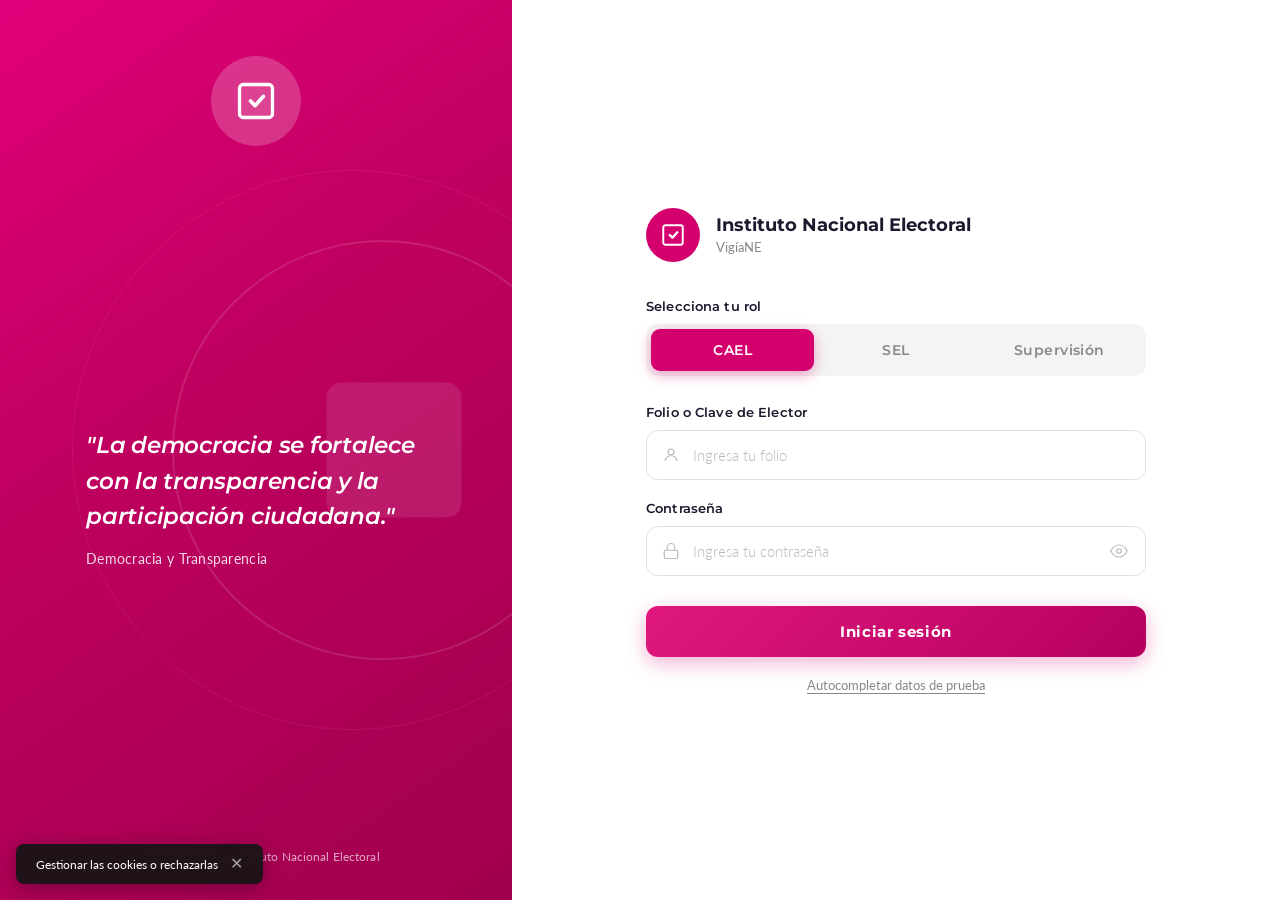
<file: Frontend/index.html>
<!DOCTYPE html>
<html lang="es">
<head>
  <meta charset="UTF-8" />
  <meta name="viewport" content="width=device-width, initial-scale=1.0"/>
  <title>VigíaNE – Instituto Nacional Electoral</title>
  <link href="https://fonts.googleapis.com/css2?family=Montserrat:ital,wght@0,400;0,500;0,600;0,700;1,400;1,600&family=Lato:wght@300;400;700&display=swap" rel="stylesheet"/>
  <link rel="stylesheet" href="css/style.css"/>
</head>
<body>

  <!-- LEFT PANEL -->
  <aside class="panel-left">
    <div class="logo-circle">
      <svg viewBox="0 0 24 24" xmlns="http://www.w3.org/2000/svg">
        <rect x="3" y="3" width="18" height="18" rx="2" ry="2" fill="none" stroke="#fff" stroke-width="1.8"/>
        <polyline points="9 12 11.5 14.5 16 9.5" fill="none" stroke="#fff" stroke-width="2" stroke-linecap="round" stroke-linejoin="round"/>
        <rect x="3" y="3" width="18" height="18" rx="2" fill="rgba(255,255,255,0.08)"/>
      </svg>
    </div>

    <div class="watermark-icon">
      <svg viewBox="0 0 24 24" xmlns="http://www.w3.org/2000/svg">
        <rect x="3" y="3" width="18" height="18" rx="2"/>
      </svg>
    </div>

    <div class="quote-block">
      <blockquote>
        "La democracia se fortalece con la transparencia y la participación ciudadana."
      </blockquote>
      <p class="quote-author">Democracia y Transparencia</p>
    </div>

    <p class="footer-left">© VigíaNE 2026 &bull; Instituto Nacional Electoral</p>
  </aside>

  <!-- RIGHT PANEL -->
  <main class="panel-right">
    <div class="form-card">

      <!-- Header -->
      <div class="form-header">
        <div class="form-logo">
          <svg viewBox="0 0 24 24" xmlns="http://www.w3.org/2000/svg">
            <rect x="3" y="3" width="18" height="18" rx="2" fill="none" stroke="#fff" stroke-width="1.8"/>
            <polyline points="9 12 11.5 14.5 16 9.5" fill="none" stroke="#fff" stroke-width="2.2" stroke-linecap="round" stroke-linejoin="round"/>
          </svg>
        </div>
        <div class="form-org">
          <h1>Instituto Nacional Electoral</h1>
          <span>VigíaNE</span>
        </div>
      </div>

      <!-- Mensaje de error -->
      <div id="mensajeError" class="mensaje-error" style="display:none;"></div>

      <!-- Mensaje de éxito -->
      <div id="mensajeExito" class="mensaje-exito" style="display:none;"></div>

      <!-- Formulario -->
      <form id="formularioLogin" method="POST">

        <!-- Role selector -->
        <div>
          <p class="field-label">Selecciona tu rol</p>
          <div class="role-selector">
            <button type="button" class="role-btn active" onclick="selectRole(this, 'CAEL')">CAEL</button>
            <button type="button" class="role-btn" onclick="selectRole(this, 'SEL')">SEL</button>
            <button type="button" class="role-btn" onclick="selectRole(this, 'Supervisión')">Supervisión</button>
          </div>
          <input type="hidden" id="rolSeleccionado" name="rol" value="CAEL">
        </div>

        <!-- Folio -->
        <div class="input-group">
          <p class="field-label">Folio o Clave de Elector</p>
          <div class="input-wrap">
            <span class="input-icon">
              <svg viewBox="0 0 24 24">
                <circle cx="12" cy="8" r="4"/>
                <path d="M4 20c0-4 3.6-7 8-7s8 3 8 7"/>
              </svg>
            </span>
            <input type="text" class="input-field" id="folio" name="folio" placeholder="Ingresa tu folio" required/>
          </div>
        </div>

        <!-- Contraseña -->
        <div class="input-group">
          <p class="field-label">Contraseña</p>
          <div class="input-wrap">
            <span class="input-icon">
              <svg viewBox="0 0 24 24">
                <rect x="3" y="11" width="18" height="11" rx="2" ry="2"/>
                <path d="M7 11V7a5 5 0 0 1 10 0v4"/>
              </svg>
            </span>
            <input type="password" class="input-field" id="passwordField" name="contrasena" placeholder="Ingresa tu contraseña" required/>
            <button type="button" class="eye-btn" onclick="togglePassword()" id="eyeBtn">
              <svg id="eyeIcon" viewBox="0 0 24 24">
                <path d="M1 12s4-8 11-8 11 8 11 8-4 8-11 8-11-8-11-8z"/>
                <circle cx="12" cy="12" r="3"/>
              </svg>
            </button>
          </div>
        </div>

        <!-- Submit -->
        <button type="submit" class="btn-submit" id="btnSubmit">Iniciar sesión</button>

      </form>

      <!-- Autofill -->
      <button type="button" class="auto-fill-link" onclick="autofill()">Autocompletar datos de prueba</button>

    </div>
  </main>

  <!-- Cookie bar -->
  <div class="cookie-bar" id="cookieBar">
    <span>Gestionar las cookies o rechazarlas</span>
    <button class="cookie-close" onclick="document.getElementById('cookieBar').remove()">✕</button>
  </div>

  <script>
    let rolActual = 'CAEL';

    function selectRole(btn, rol) {
      document.querySelectorAll('.role-btn').forEach(b => b.classList.remove('active'));
      btn.classList.add('active');
      document.getElementById('rolSeleccionado').value = rol;
      rolActual = rol;
    }

    function togglePassword() {
      const field = document.getElementById('passwordField');
      const icon  = document.getElementById('eyeIcon');
      if (field.type === 'password') {
        field.type = 'text';
        icon.innerHTML = `
          <path d="M17.94 17.94A10.07 10.07 0 0 1 12 20c-7 0-11-8-11-8a18.45 18.45 0 0 1 5.06-5.94"/>
          <path d="M9.9 4.24A9.12 9.12 0 0 1 12 4c7 0 11 8 11 8a18.5 18.5 0 0 1-2.16 3.19"/>
          <line x1="1" y1="1" x2="23" y2="23"/>`;
      } else {
        field.type = 'password';
        icon.innerHTML = `
          <path d="M1 12s4-8 11-8 11 8 11 8-4 8-11 8-11-8-11-8z"/>
          <circle cx="12" cy="12" r="3"/>`;
      }
    }

    function autofill() {
      // Datos de prueba según el rol seleccionado
      const datos = {
        'CAEL': { folio: 'CAEL001', contrasena: 'contraseña123' },
        'SEL': { folio: 'SEL001', contrasena: 'clave123abc' },
        'Supervisión': { folio: 'SUP001', contrasena: 'admin123' }
      };

      const dato = datos[rolActual] || datos['CAEL'];
      document.getElementById('folio').value = dato.folio;
      document.getElementById('passwordField').value = dato.contrasena;
    }

    // Manejar el envío del formulario
    document.getElementById('formularioLogin').addEventListener('submit', async function(e) {
      e.preventDefault();

      const folio = document.getElementById('folio').value.trim();
      const contrasena = document.getElementById('passwordField').value;
      const rol = document.getElementById('rolSeleccionado').value;

      // Validar campos
      if (!folio || !contrasena) {
        mostrarError('Por favor completa todos los campos');
        return;
      }

      // Mostrar loading
      const btnSubmit = document.getElementById('btnSubmit');
      btnSubmit.disabled = true;
      btnSubmit.textContent = 'Iniciando sesión...';

      try {
        const formData = new FormData();
        formData.append('folio', folio);
        formData.append('contrasena', contrasena);
        formData.append('rol', rol);

        const respuesta = await fetch('login.php', {
          method: 'POST',
          body: formData
        });

        const datos = await respuesta.json();

        if (datos.exito) {
          mostrarExito('¡Bienvenido! Redirigiendo...');
          setTimeout(() => {
            window.location.href = datos.redireccion;
          }, 1500);
        } else {
          mostrarError(datos.mensaje);
          btnSubmit.disabled = false;
          btnSubmit.textContent = 'Iniciar sesión';
        }
      } catch (error) {
        mostrarError('Error al conectar con el servidor: ' + error.message);
        btnSubmit.disabled = false;
        btnSubmit.textContent = 'Iniciar sesión';
      }
    });

    function mostrarError(mensaje) {
      const div = document.getElementById('mensajeError');
      div.textContent = '❌ ' + mensaje;
      div.style.display = 'block';
      setTimeout(() => {
        div.style.display = 'none';
      }, 5000);
    }

    function mostrarExito(mensaje) {
      const div = document.getElementById('mensajeExito');
      div.textContent = '✓ ' + mensaje;
      div.style.display = 'block';
    }
  </script>

  <style>
    .mensaje-error {
      background-color: #f8d7da;
      color: #721c24;
      border: 1px solid #f5c6cb;
      padding: 12px;
      border-radius: 4px;
      margin-bottom: 20px;
      text-align: center;
    }

    .mensaje-exito {
      background-color: #d4edda;
      color: #155724;
      border: 1px solid #c3e6cb;
      padding: 12px;
      border-radius: 4px;
      margin-bottom: 20px;
      text-align: center;
    }
  </style>

</body>
</html>
</file>
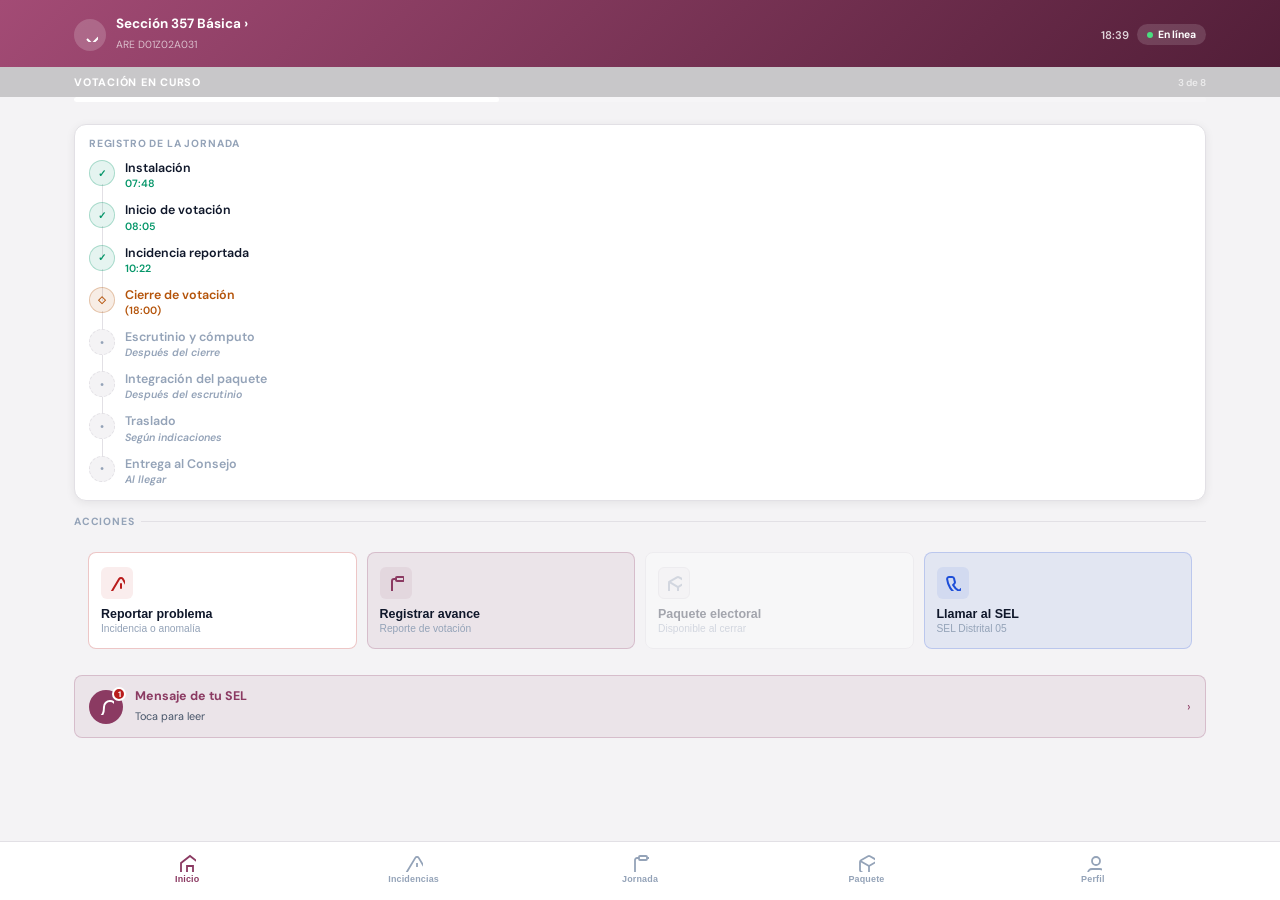
<file: Frontend/cael.html>
<!DOCTYPE html>
<html lang="es">
<head>
<meta charset="UTF-8"/>
<meta name="viewport" content="width=device-width,initial-scale=1,maximum-scale=1"/>
<title>VigíaNE — CAEL</title>
<link href="https://fonts.googleapis.com/css2?family=DM+Sans:wght@400;500;600;700;800&family=Source+Serif+4:wght@600;700&display=swap" rel="stylesheet"/>
<link rel="stylesheet" href="css/cael.css"/>
</head>
<body>

<div class="app">

<!-- ═══════ SVG ICON DEFS (hidden) ═══════ -->
<svg style="display:none" xmlns="http://www.w3.org/2000/svg">
  <symbol id="i-back"><polyline points="15 18 9 12 15 6"/></symbol>
  <symbol id="i-check"><polyline points="20 6 9 17 4 12"/></symbol>
  <symbol id="i-alert"><path d="M10.29 3.86L1.82 18a2 2 0 001.71 3h16.94a2 2 0 001.71-3L13.71 3.86a2 2 0 00-3.42 0z"/><line x1="12" y1="9" x2="12" y2="13"/><line x1="12" y1="17" x2="12.01" y2="17"/></symbol>
  <symbol id="i-clip"><path d="M16 4h2a2 2 0 012 2v14a2 2 0 01-2 2H6a2 2 0 01-2-2V6a2 2 0 012-2h2"/><rect x="8" y="2" width="8" height="4" rx="1"/></symbol>
  <symbol id="i-box"><path d="M21 16V8a2 2 0 00-1-1.73l-7-4a2 2 0 00-2 0l-7 4A2 2 0 003 8v8a2 2 0 001 1.73l7 4a2 2 0 002 0l7-4A2 2 0 0021 16z"/><polyline points="3.27 6.96 12 12.01 20.73 6.96"/><line x1="12" y1="22.08" x2="12" y2="12"/></symbol>
  <symbol id="i-phone"><path d="M22 16.92v3a2 2 0 01-2.18 2 19.79 19.79 0 01-8.63-3.07 19.5 19.5 0 01-6-6 19.79 19.79 0 01-3.07-8.67A2 2 0 014.11 2h3a2 2 0 012 1.72c.127.96.361 1.903.7 2.81a2 2 0 01-.45 2.11L8.09 9.91a16 16 0 006 6l1.27-1.27a2 2 0 012.11-.45c.907.339 1.85.573 2.81.7A2 2 0 0122 16.92z"/></symbol>
  <symbol id="i-cam"><path d="M23 19a2 2 0 01-2 2H3a2 2 0 01-2-2V8a2 2 0 012-2h4l2-3h6l2 3h4a2 2 0 012 2z"/><circle cx="12" cy="13" r="4"/></symbol>
  <symbol id="i-bell"><path d="M18 8A6 6 0 006 8c0 7-3 9-3 9h18s-3-2-3-9"/><path d="M13.73 21a2 2 0 01-3.46 0"/></symbol>
  <symbol id="i-map"><path d="M21 10c0 7-9 13-9 13s-9-6-9-13a9 9 0 0118 0z"/><circle cx="12" cy="10" r="3"/></symbol>
  <symbol id="i-copy"><rect x="9" y="9" width="13" height="13" rx="2"/><path d="M5 15H4a2 2 0 01-2-2V4a2 2 0 012-2h9a2 2 0 012 2v1"/></symbol>
  <symbol id="i-save"><path d="M19 21H5a2 2 0 01-2-2V5a2 2 0 012-2h11l5 5v11a2 2 0 01-2 2z"/><polyline points="17 21 17 13 7 13 7 21"/><polyline points="7 3 7 8 15 8"/></symbol>
  <symbol id="i-mic"><path d="M12 1a3 3 0 00-3 3v8a3 3 0 006 0V4a3 3 0 00-3-3z"/><path d="M19 10v2a7 7 0 01-14 0v-2"/><line x1="12" y1="19" x2="12" y2="23"/><line x1="8" y1="23" x2="16" y2="23"/></symbol>
  <symbol id="i-home"><path d="M3 9l9-7 9 7v11a2 2 0 01-2 2H5a2 2 0 01-2-2z"/><polyline points="9 22 9 12 15 12 15 22"/></symbol>
  <symbol id="i-user"><path d="M20 21v-2a4 4 0 00-4-4H8a4 4 0 00-4 4v2"/><circle cx="12" cy="7" r="4"/></symbol>
  <symbol id="i-truck"><rect x="1" y="3" width="15" height="13"/><polygon points="16 8 20 8 23 11 23 16 16 16 16 8"/><circle cx="5.5" cy="18.5" r="2.5"/><circle cx="18.5" cy="18.5" r="2.5"/></symbol>
  <symbol id="i-chev"><polyline points="9 18 15 6"/></symbol>
  <symbol id="i-lock"><rect x="3" y="11" width="18" height="11" rx="2"/><path d="M7 11V7a5 5 0 0110 0v4"/></symbol>
  <symbol id="i-clock"><circle cx="12" cy="12" r="10"/><polyline points="12 6 12 12 16 14"/></symbol>
  <symbol id="i-bar"><line x1="18" y1="20" x2="18" y2="10"/><line x1="12" y1="20" x2="12" y2="4"/><line x1="6" y1="20" x2="6" y2="14"/></symbol>
  <symbol id="i-scan"><path d="M4 7V4h3"/><path d="M20 7V4h-3"/><path d="M4 17v3h3"/><path d="M20 17v3h-3"/><line x1="4" y1="12" x2="20" y2="12"/></symbol>
  <symbol id="i-file"><path d="M14 2H6a2 2 0 00-2 2v16a2 2 0 002 2h12a2 2 0 002-2V8z"/><polyline points="14 2 14 8 20 8"/></symbol>
  <symbol id="i-shield"><path d="M12 22s8-4 8-10V5l-8-3-8 3v7c0 6 8 10 8 10z"/></symbol>
  <symbol id="i-arrow-r"><line x1="5" y1="12" x2="19" y2="12"/><polyline points="12 5 19 12 12 19"/></symbol>
</svg>

<!-- ═══════ HUB ═══════ -->
<div class="v on" id="hub">
  <div class="hub-hd" onclick="openSheet()">
    <div class="hub-hd-left">
      <div class="hub-logo"><svg><use href="#i-check"/></svg></div>
      <div class="hub-id"><h1 id="h_cas">Secci&oacute;n 357 B&aacute;sica&ensp;&#8250;</h1><span id="h_are">ARE D01Z02A031</span></div>
    </div>
    <div class="hub-hd-right">
      <span class="clock" id="clk">--:--</span>
      <div class="conn"><span class="conn-dot" id="cDot"></span><span id="cLbl">En l&iacute;nea</span></div>
    </div>
  </div>
  <div class="phase"><span class="phase-name" id="pName">Votaci&oacute;n en curso</span><span class="phase-count" id="pCount">3 de 8</span></div>
  <div class="prog-bar"><div class="prog-fill" id="pFill" style="width:37.5%"></div></div>

  <div class="scroll">
    <div class="card">
      <div class="card-hd">Registro de la jornada</div>
      <div class="tl" id="tlWrap"></div>
    </div>

    <div class="lbl">Acciones</div>
    <div class="card" style="background:transparent;border:none;box-shadow:none;overflow:visible">
      <div class="act-grid" id="actGrid"></div>
    </div>

    <div class="notif-card" onclick="toast('ok','Mensaje del SEL','Confirma instalación antes de las 07:30')">
      <div class="notif-ic"><svg><use href="#i-bell"/></svg><span class="notif-badge">1</span></div>
      <div class="notif-txt"><strong>Mensaje de tu SEL</strong><span>Toca para leer</span></div>
      <span class="notif-arr">&#8250;</span>
    </div>
  </div>

  <nav class="bnav">
    <button class="bnav-it on"><svg><use href="#i-home"/></svg><span>Inicio</span></button>
    <button class="bnav-it"><svg><use href="#i-alert"/></svg><span>Incidencias</span></button>
    <button class="bnav-it"><svg><use href="#i-clip"/></svg><span>Jornada</span></button>
    <button class="bnav-it"><svg><use href="#i-box"/></svg><span>Paquete</span></button>
    <button class="bnav-it"><svg><use href="#i-user"/></svg><span>Perfil</span></button>
  </nav>
</div>

<!-- ═══════ INSTALACION ═══════ -->
<div class="v" id="instalacion">
  <div class="tb"><button class="tb-back" onclick="nav('hub')"><svg><use href="#i-back"/></svg></button><div><div class="tb-title">Instalaci&oacute;n de casilla</div><span class="tb-sub">Etapa 1 de 8</span></div></div>
  <div class="ctx"><div class="ctx-n"><span class="l">Secc</span><span class="n">357</span></div><div><strong>Secci&oacute;n 357 B&aacute;sica</strong><span>Esc. Primaria Benito Ju&aacute;rez</span></div></div>
  <div class="scroll">
    <div class="lbl">¿Se instal&oacute; la casilla?</div>
    <button class="choice yes" onclick="nav('instalacion_ok')">
      <div class="ch-ic ok-i"><svg><use href="#i-check"/></svg></div>
      <div><div class="ch-lbl">S&iacute;, se instal&oacute;</div><div class="ch-sub">Todo listo para recibir votantes</div></div>
      <span class="ch-arr"><svg><use href="#i-arrow-r"/></svg></span>
    </button>
    <button class="choice no" onclick="nav('incidencia_1',{pre:'NO_INSTALACION',label:'Casilla no instalada',grave:false})">
      <div class="ch-ic err-i"><svg><use href="#i-alert"/></svg></div>
      <div><div class="ch-lbl">NO se pudo instalar</div><div class="ch-sub">Se generar&aacute; reporte de incidencia</div></div>
      <span class="ch-arr"><svg><use href="#i-arrow-r"/></svg></span>
    </button>
  </div>
</div>

<!-- ═══════ INSTALACION CONFIRMAR ═══════ -->
<div class="v" id="instalacion_ok">
  <div class="tb"><button class="tb-back" onclick="nav('instalacion')"><svg><use href="#i-back"/></svg></button><div><div class="tb-title">Confirmar instalaci&oacute;n</div><span class="tb-sub">Secci&oacute;n 357 B&aacute;sica</span></div></div>
  <div class="scroll">
    <div class="field"><label>Hora de instalaci&oacute;n</label><div class="field-row"><div class="field"><input type="time" value="07:48"/></div></div></div>
    <div class="lbl">Funcionariado presente</div>
    <div class="chk-list" id="funcList"></div>
    <div class="lbl">Evidencia</div>
    <div class="photo-btn" id="ph_inst" onclick="takePhoto('ph_inst')"><svg><use href="#i-cam"/></svg><span>Tomar foto de la casilla (recomendado)</span></div>
    <div class="field"><label>Observaciones <small>(opcional)</small></label><textarea rows="2" placeholder="Ej. lleg&oacute; con retraso..."></textarea></div>
    <button class="btn-p" onclick="doPost('Instalación registrada','Notificando al SEL y Jefatura CME...','hub')"><svg><use href="#i-check"/></svg>Confirmar instalaci&oacute;n</button>
  </div>
</div>

<!-- ═══════ INICIO VOTACION ═══════ -->
<div class="v" id="inicio_votacion">
  <div class="tb"><button class="tb-back" onclick="nav('hub')"><svg><use href="#i-back"/></svg></button><div><div class="tb-title">Inicio de votaci&oacute;n</div><span class="tb-sub">Etapa 2 de 8</span></div></div>
  <div class="ctx"><div class="ctx-n"><span class="l">Secc</span><span class="n">357</span></div><div><strong>Secci&oacute;n 357 B&aacute;sica</strong><span>Instalada a las 07:48</span></div></div>
  <div class="scroll">
    <div class="info-b"><strong>Registra el momento oficial en que la casilla comenz&oacute; a recibir votos.</strong></div>
    <div class="field"><label>Hora de inicio de votaci&oacute;n</label><div class="field-row"><div class="field"><input type="time" value="08:05"/></div></div></div>
    <div class="field"><label>Observaciones <small>(opcional)</small></label><textarea rows="2" placeholder="Ej. inicio sin novedades..."></textarea></div>
    <button class="btn-p" onclick="doPost('Inicio de votación registrado','Estado: VOTACIÓN EN CURSO','hub')"><svg><use href="#i-check"/></svg>Confirmar inicio de votaci&oacute;n</button>
  </div>
</div>

<!-- ═══════ REPORTE INTERMEDIO ═══════ -->
<div class="v" id="reporte_avance">
  <div class="tb"><button class="tb-back" onclick="nav('hub')"><svg><use href="#i-back"/></svg></button><div><div class="tb-title">Reporte de avance</div><span class="tb-sub">Opcional &middot; Durante votaci&oacute;n</span></div></div>
  <div class="scroll">
    <div class="info-b">Este reporte es <strong>opcional</strong>. &Uacute;salo si deseas informar al SEL sobre el avance de la jornada.</div>
    <div class="lbl">Afluencia de votantes</div>
    <div class="rad-list" id="rl_afluencia"></div>
    <div class="field"><label>Observaciones <small>(opcional)</small></label><textarea rows="3" placeholder="Ej. filas largas, ambiente tranquilo..."></textarea></div>
    <div class="photo-btn" id="ph_avance" onclick="takePhoto('ph_avance')"><svg><use href="#i-cam"/></svg><span>Foto (opcional)</span></div>
    <button class="btn-p" onclick="doPost('Reporte enviado','Tu SEL fue notificado del avance.','hub')"><svg><use href="#i-arrow-r"/></svg>Enviar reporte</button>
    <button class="btn-s" onclick="nav('hub')">Omitir por ahora</button>
  </div>
</div>

<!-- ═══════ INCIDENCIA PASO 1 ═══════ -->
<div class="v" id="incidencia_1">
  <div class="tb"><button class="tb-back" onclick="nav('hub')"><svg><use href="#i-back"/></svg></button><div><div class="tb-title">Reportar problema</div><span class="tb-sub">Paso 1 de 3 — Tipo de incidencia</span></div></div>
  <div class="scroll">
    <div class="steps"><div class="st-dot on"></div><div class="st-dot"></div><div class="st-dot"></div></div>
    <div class="lbl">Problemas graves</div>
    <div id="inc_graves"></div>
    <div class="lbl" style="margin-top:6px">Otros problemas</div>
    <div id="inc_otros"></div>
  </div>
</div>

<!-- ═══════ INCIDENCIA PASO 2 ═══════ -->
<div class="v" id="incidencia_2">
  <div class="tb"><button class="tb-back" onclick="nav('incidencia_1')"><svg><use href="#i-back"/></svg></button><div><div class="tb-title" id="inc2_title">Especificar</div><span class="tb-sub">Paso 2 de 3</span></div></div>
  <div class="scroll">
    <div class="steps"><div class="st-dot done"></div><div class="st-dot on"></div><div class="st-dot"></div></div>
    <div id="inc2_badge"></div>
    <div class="lbl" id="inc2_q">Especifica</div>
    <div id="inc2_opts" style="display:flex;flex-direction:column;gap:8px;"></div>
  </div>
</div>

<!-- ═══════ INCIDENCIA PASO 3 ═══════ -->
<div class="v" id="incidencia_3">
  <div class="tb"><button class="tb-back" onclick="nav('incidencia_2')"><svg><use href="#i-back"/></svg></button><div><div class="tb-title">Confirmar reporte</div><span class="tb-sub">Paso 3 de 3</span></div></div>
  <div class="scroll">
    <div class="steps"><div class="st-dot done"></div><div class="st-dot done"></div><div class="st-dot on"></div></div>
    <div id="inc3_badge"></div>
    <div class="info-b" id="inc3_summary"></div>
    <div class="field"><label>Hora del incidente</label><div class="field-row"><div class="field"><input type="time" id="inc_hora" value="10:22"/></div></div></div>
    <div class="field"><label>Descripci&oacute;n <small>(opcional pero recomendado)</small></label><textarea rows="3" placeholder="Describe con detalle lo que ocurre..."></textarea></div>
    <div class="lbl">Evidencia</div>
    <div style="display:flex;gap:8px">
      <div class="photo-btn" id="ph_inc" onclick="takePhoto('ph_inc')" style="flex:1"><svg><use href="#i-cam"/></svg><span>Foto</span></div>
      <div class="photo-btn" onclick="toast('ok','Audio','Grabando...')" style="flex:1"><svg><use href="#i-mic"/></svg><span>Audio</span></div>
    </div>
    <div class="info-b warn" id="inc3_notif"></div>
    <button class="btn-p" id="inc3_btn" onclick="doPost('Reporte enviado','Te avisaremos cuando llegue apoyo.','hub')">Enviar reporte</button>
  </div>
</div>

<!-- ═══════ CIERRE ═══════ -->
<div class="v" id="cierre">
  <div class="tb"><button class="tb-back" onclick="nav('hub')"><svg><use href="#i-back"/></svg></button><div><div class="tb-title">Cierre de votaci&oacute;n</div><span class="tb-sub">Etapa 3 de 8</span></div></div>
  <div class="scroll">
    <div class="info-b"><strong>Registra el cierre oficial de la votaci&oacute;n.</strong></div>
    <div class="field"><label>Hora de cierre</label><div class="field-row"><div class="field"><input type="time" value="18:00"/></div></div></div>
    <div class="lbl">Tipo de cierre</div>
    <div class="rad-list" id="rl_cierre"></div>
    <div class="field"><label>Personas formadas a las 18:00</label><input type="number" value="0" min="0"/></div>
    <div class="field"><label>Observaciones <small>(opcional)</small></label><textarea rows="2"></textarea></div>
    <button class="btn-p" onclick="doPost('Cierre registrado','Pasando a escrutinio...','escrutinio')"><svg><use href="#i-check"/></svg>Confirmar cierre</button>
  </div>
</div>

<!-- ═══════ ESCRUTINIO ═══════ -->
<div class="v" id="escrutinio">
  <div class="tb"><button class="tb-back" onclick="nav('hub')"><svg><use href="#i-back"/></svg></button><div><div class="tb-title">Escrutinio y c&oacute;mputo</div><span class="tb-sub">Etapa 4 de 8</span></div></div>
  <div class="ctx"><div class="ctx-n"><span class="l">Secc</span><span class="n">357</span></div><div><strong>Secci&oacute;n 357 B&aacute;sica</strong><span>Cerrada a las 18:00</span></div></div>
  <div class="scroll">
    <div class="lbl">El conteo de votos</div>
    <div class="time-act active" id="ta_ini"><div class="ta-info"><strong>Inici&oacute; a las</strong><span id="esc_ini_v">A&uacute;n no registrado</span></div><button class="btn-now brand" id="btn_esc_ini" onclick="escIni()">Iniciar ahora</button></div>
    <div class="time-act" id="ta_fin"><div class="ta-info"><strong>Termin&oacute; a las</strong><span id="esc_fin_v">Despu&eacute;s de iniciar</span></div><button class="btn-now brand" id="btn_esc_fin" onclick="escFin()" disabled style="opacity:.4;cursor:not-allowed">Terminar ahora</button></div>
    <div class="lbl">Problemas en el conteo</div>
    <div class="rad-list" id="rl_esc_prob"></div>
    <div class="photo-btn" id="ph_acta" onclick="takePhoto('ph_acta')"><svg><use href="#i-cam"/></svg><span>Foto del acta (opcional, &uacute;til para auditor&iacute;a)</span></div>
    <button class="btn-p" id="btn_esc_done" onclick="doPost('Escrutinio completado','Pasando a integración del paquete...','paquete_integracion')" disabled style="opacity:.4;cursor:not-allowed"><svg><use href="#i-check"/></svg>Termin&eacute; el escrutinio</button>
  </div>
</div>

<!-- ═══════ PAQUETE INTEGRACION ═══════ -->
<div class="v" id="paquete_integracion">
  <div class="tb"><button class="tb-back" onclick="nav('hub')"><svg><use href="#i-back"/></svg></button><div><div class="tb-title">Integraci&oacute;n del paquete</div><span class="tb-sub">Etapa 5 de 8</span></div></div>
  <div class="ctx"><div class="ctx-n"><span class="l">Secc</span><span class="n">357</span></div><div><strong>Secci&oacute;n 357 B&aacute;sica</strong><span>Escrutinio terminado: 21:40</span></div></div>
  <div class="scroll">
    <div class="info-b"><strong>Confirma que el paquete est&aacute; armado y sellado.</strong></div>
    <div class="field"><label>Hora de integraci&oacute;n</label><div class="field-row"><div class="field"><input type="time" value="21:45"/></div></div></div>
    <div class="lbl">Foto del paquete sellado</div>
    <div class="photo-btn req" id="ph_sellado" onclick="takePhoto('ph_sellado')"><svg><use href="#i-cam"/></svg><span>Foto obligatoria del paquete sellado</span></div>
    <div class="lbl">Estado del paquete</div>
    <div class="rad-list" id="rl_estado_pkg"></div>
    <div class="field"><label>Responsable que entrega (Presidente de Mesa)</label><input type="text" placeholder="Nombre completo..."/></div>
    <button class="btn-p" onclick="toast('ok','Generando QR...','Esto tomará un momento');setTimeout(()=>nav('paquete_qr'),1200)"><svg><use href="#i-box"/></svg>Integrar y generar QR</button>
  </div>
</div>

<!-- ═══════ PAQUETE QR ═══════ -->
<div class="v" id="paquete_qr">
  <div class="tb"><button class="tb-back" onclick="nav('paquete_integracion')"><svg><use href="#i-back"/></svg></button><div><div class="tb-title">Paquete listo</div><span class="tb-sub">Etapa 5 de 8</span></div></div>
  <div class="scroll">
    <div style="display:flex;align-items:center;gap:8px;padding:4px 0"><svg style="width:20px;height:20px;stroke:var(--ok);fill:none;stroke-width:2"><use href="#i-check"/></svg><span style="font-weight:700;color:var(--ok);font-size:.88rem;">Paquete integrado correctamente</span></div>
    <div class="qr-wrap">
      <div class="qr-img"></div>
      <div class="qr-id">PKG-019-357-B-20260607214500</div>
      <div class="qr-acts">
        <button class="btn-qr" onclick="toast('ok','ID copiado','PKG-019-357-B-20260607214500')"><svg><use href="#i-copy"/></svg>Copiar ID</button>
        <button class="btn-qr" onclick="toast('ok','Guardado','Imagen QR guardada en galería')"><svg><use href="#i-save"/></svg>Guardar</button>
      </div>
    </div>
    <div class="lbl">Modalidad de traslado</div>
    <button class="choice opt" onclick="nav('mecanismo_traslado',{quien:'A'})"><div class="ch-ic grey-i"><svg><use href="#i-user"/></svg></div><div><div class="ch-lbl">El Presidente lo lleva solo</div><div class="ch-sub">T&uacute; te quedas, &eacute;l traslada</div></div><span class="ch-arr"><svg><use href="#i-arrow-r"/></svg></span></button>
    <button class="choice opt" onclick="nav('mecanismo_traslado',{quien:'B'})"><div class="ch-ic brand-i"><svg><use href="#i-user"/></svg></div><div><div class="ch-lbl">Yo (CAEL) lo voy a llevar</div><div class="ch-sub">T&uacute; tomas el paquete y lo trasladas</div></div><span class="ch-arr"><svg><use href="#i-arrow-r"/></svg></span></button>
    <button class="choice opt" onclick="nav('mecanismo_traslado',{quien:'C'})"><div class="ch-ic brand-i"><svg><use href="#i-shield"/></svg></div><div><div class="ch-lbl">Acompa&ntilde;o al Presidente</div><div class="ch-sub">Ambos van al punto de entrega</div></div><span class="ch-arr"><svg><use href="#i-arrow-r"/></svg></span></button>
  </div>
</div>

<!-- ═══════ MECANISMO TRASLADO ═══════ -->
<div class="v" id="mecanismo_traslado">
  <div class="tb"><button class="tb-back" onclick="nav('paquete_qr')"><svg><use href="#i-back"/></svg></button><div><div class="tb-title">Mecanismo de traslado</div><span class="tb-sub">Etapa 6 de 8</span></div></div>
  <div class="scroll">
    <div class="lbl">¿A d&oacute;nde se lleva el paquete?</div>
    <button class="choice opt" onclick="nav('salida_paquete')"><div class="ch-ic brand-i"><svg><use href="#i-map"/></svg></div><div><div class="ch-lbl">Entrega directa</div><div class="ch-sub">CME San Pedro &middot; Calzada San Pedro #500</div></div><span class="ch-arr"><svg><use href="#i-arrow-r"/></svg></span></button>
    <button class="choice opt" onclick="nav('salida_paquete')"><div class="ch-ic grey-i"><svg><use href="#i-map"/></svg></div><div><div class="ch-lbl">CRyT Fijo</div><div class="ch-sub">Punto de recepci&oacute;n intermedio</div></div><span class="ch-arr"><svg><use href="#i-arrow-r"/></svg></span></button>
    <button class="choice opt" onclick="nav('salida_paquete')"><div class="ch-ic grey-i"><svg><use href="#i-truck"/></svg></div><div><div class="ch-lbl">CRyT Itinerante</div><div class="ch-sub">Veh&iacute;culo recoge en ruta</div></div><span class="ch-arr"><svg><use href="#i-arrow-r"/></svg></span></button>
    <button class="choice opt" onclick="nav('salida_paquete')"><div class="ch-ic grey-i"><svg><use href="#i-truck"/></svg></div><div><div class="ch-lbl">DAT</div><div class="ch-sub">Veh&iacute;culo de apoyo de funcionarios</div></div><span class="ch-arr"><svg><use href="#i-arrow-r"/></svg></span></button>
  </div>
</div>

<!-- ═══════ SALIDA PAQUETE ═══════ -->
<div class="v" id="salida_paquete">
  <div class="tb"><button class="tb-back" onclick="nav('mecanismo_traslado')"><svg><use href="#i-back"/></svg></button><div><div class="tb-title">Salida del paquete</div><span class="tb-sub">Etapa 6 de 8</span></div></div>
  <div class="scroll">
    <div class="info-b"><strong>PKG-019-357-B-20260607214500</strong><br>Registra el momento exacto de salida del paquete.</div>
    <div class="field"><label>Hora de salida</label><div class="field-row"><div class="field"><input type="time" value="22:00"/></div></div></div>
    <div class="field"><label>Nombre de quien traslada</label><input type="text" placeholder="Nombre completo..."/></div>
    <div class="field"><label>Cargo</label><input type="text" placeholder="Ej. Presidente de Mesa Directiva..."/></div>
    <div class="info-b"><strong>Destino</strong><br>CME San Pedro Garza Garc&iacute;a — Entrega directa</div>
    <div class="photo-btn" id="ph_salida" onclick="takePhoto('ph_salida')"><svg><use href="#i-cam"/></svg><span>Foto antes de salir (opcional)</span></div>
    <button class="btn-p" onclick="doPost('Salida registrada','Paquete en estado EN TRASLADO','entrega_paquete')"><svg><use href="#i-check"/></svg>Confirmar salida</button>
  </div>
</div>

<!-- ═══════ ENTREGA PAQUETE ═══════ -->
<div class="v" id="entrega_paquete">
  <div class="tb"><button class="tb-back" onclick="nav('salida_paquete')"><svg><use href="#i-back"/></svg></button><div><div class="tb-title">Entrega del paquete</div><span class="tb-sub">Etapa 7 de 8</span></div></div>
  <div class="scroll">
    <div class="info-b"><strong>Registra la llegada al punto de recepci&oacute;n.</strong></div>
    <div class="field"><label>Hora de entrega</label><div class="field-row"><div class="field"><input type="time" value="22:45"/></div></div></div>
    <div class="lbl">Estado del paquete al llegar</div>
    <div class="rad-list" id="rl_entrega"></div>
    <div class="lbl">Qui&eacute;n lo recibi&oacute;</div>
    <div class="photo-btn" onclick="toast('ok','Esc&aacute;ner','Escaneando credencial de Jefatura CME...')"><svg><use href="#i-scan"/></svg><span>Escanear QR de Jefatura CME</span></div>
    <div style="text-align:center;font-size:.7rem;color:var(--text-3);padding:4px 0;">o ingresar manualmente</div>
    <div class="field"><input type="text" placeholder="Nombre de quien recibe..."/></div>
    <div class="photo-btn" id="ph_acuse" onclick="takePhoto('ph_acuse')"><svg><use href="#i-cam"/></svg><span>Foto del acuse de entrega</span></div>
    <button class="btn-p grn" onclick="doPost('Entrega confirmada','Jornada completa.','fin_jornada')"><svg><use href="#i-check"/></svg>Confirmar entrega</button>
  </div>
</div>

<!-- ═══════ FIN DE JORNADA ═══════ -->
<div class="v" id="fin_jornada">
  <div class="tb" style="background:linear-gradient(135deg,var(--brand-l),var(--brand-dd));border-bottom:none;"><div style="flex:1;text-align:center"><div class="tb-title" style="color:#fff;font-size:.95rem;">Jornada completa</div></div></div>
  <div class="succ">
    <div class="succ-ic"><svg><use href="#i-check"/></svg></div>
    <div class="succ-t">Jornada completa</div>
    <div class="succ-s">Secci&oacute;n 357 B&aacute;sica &middot; Tu informe qued&oacute; registrado.</div>
    <div class="sum">
      <div class="sum-r"><span class="sum-l">Instalaci&oacute;n</span><span class="sum-v">07:48 <span class="ok">&#10003;</span></span></div>
      <div class="sum-r"><span class="sum-l">Inicio votaci&oacute;n</span><span class="sum-v">08:05 <span class="ok">&#10003;</span></span></div>
      <div class="sum-r"><span class="sum-l">Incidencias</span><span class="sum-v">1 atendida <span class="ok">&#10003;</span></span></div>
      <div class="sum-r"><span class="sum-l">Cierre</span><span class="sum-v">18:00 <span class="ok">&#10003;</span></span></div>
      <div class="sum-r"><span class="sum-l">Escrutinio</span><span class="sum-v">21:40 <span class="ok">&#10003;</span></span></div>
      <div class="sum-r"><span class="sum-l">Paquete integrado</span><span class="sum-v">21:45 <span class="ok">&#10003;</span></span></div>
      <div class="sum-r"><span class="sum-l">Salida paquete</span><span class="sum-v">22:00 <span class="ok">&#10003;</span></span></div>
      <div class="sum-r"><span class="sum-l">Entrega en CME</span><span class="sum-v">22:45 <span class="ok">&#10003;</span></span></div>
    </div>
    <div class="info-b" style="width:100%;text-align:center;"><strong>Tiempo total de jornada</strong><br><span style="font-family:'Source Serif 4',serif;font-size:1.1rem;font-weight:700;color:var(--brand);">14 horas, 57 minutos</span></div>
    <div style="font-size:.82rem;color:var(--text-2);text-align:center;line-height:1.6;padding:0 8px">Gracias por tu trabajo en esta Jornada Electoral.<br>Tu informe qued&oacute; completo y respaldado.</div>
    <div style="display:flex;flex-direction:column;gap:8px;width:100%">
      <button class="btn-p" onclick="toast('ok','Resumen','Abriendo resumen completo...')"><svg><use href="#i-file"/></svg>Ver resumen completo</button>
      <button class="btn-s" onclick="toast('ok','Sesión cerrada','Hasta la próxima jornada.')">Cerrar sesi&oacute;n</button>
    </div>
  </div>
</div>

</div><!-- app -->

<!-- ═══════ SHEET ═══════ -->
<div class="sheet-bg" id="sheetBg" onclick="closeSheet(event)">
  <div class="sheet"><div class="sheet-handle"></div><div class="sheet-t">Casillas asignadas</div><div id="sheetList"></div></div>
</div>

<!-- ═══════ TOAST ═══════ -->
<div class="toast" id="toastEl"><div class="toast-ic ok" id="tIc"><svg><use href="#i-check"/></svg></div><div><strong id="tT">—</strong><span id="tM">—</span></div></div>

<script src="js/cael.js"></script>
</body>
</html>
</file>
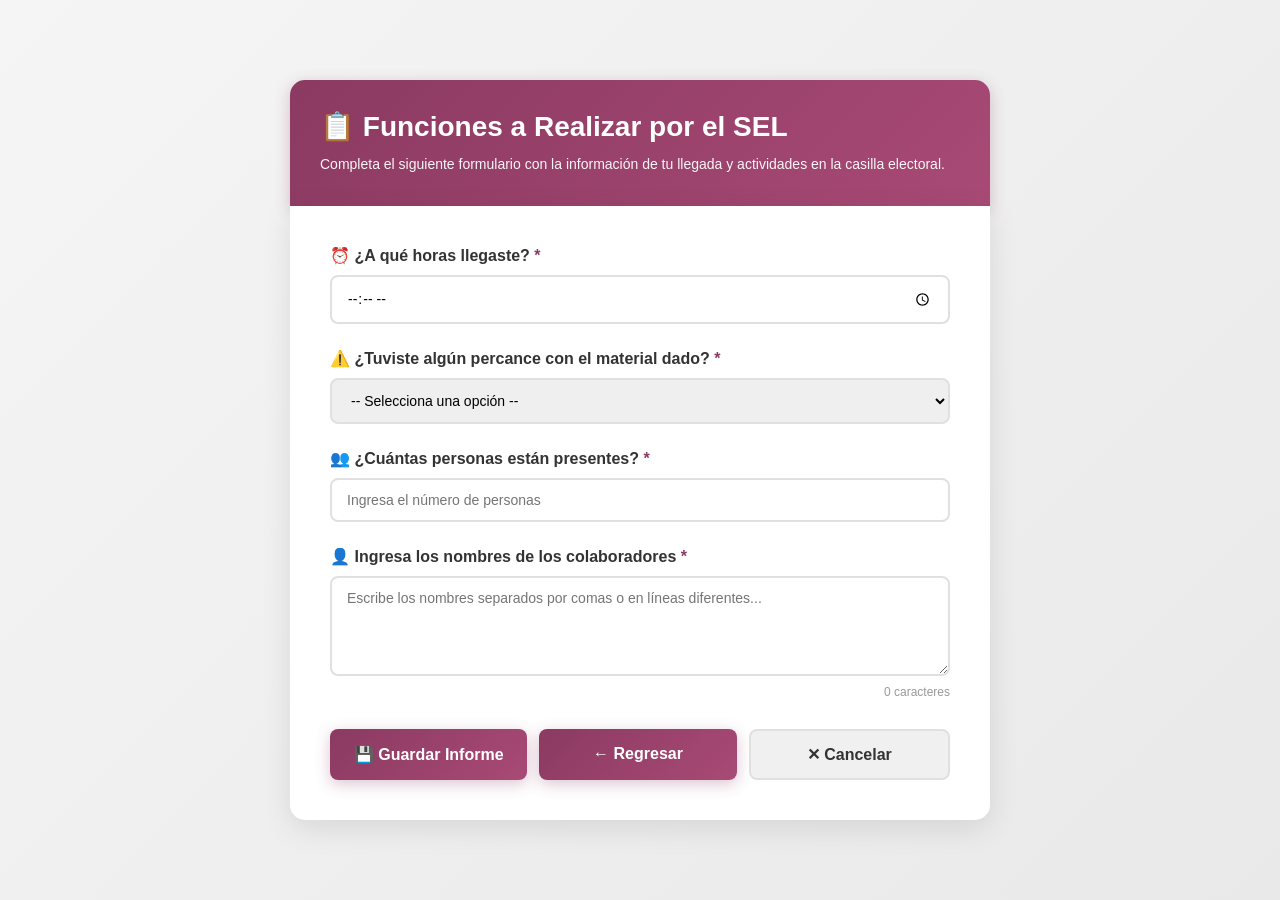
<file: Frontend/form-sel.html>
<!DOCTYPE html>
<html lang="es">
<head>
    <meta charset="UTF-8">
    <meta name="viewport" content="width=device-width, initial-scale=1.0">
    <title>Funciones a Realizar por el SEL - INE</title>
    <style>
        * {
            margin: 0;
            padding: 0;
            box-sizing: border-box;
        }

        body {
            font-family: 'Segoe UI', Tahoma, Geneva, Verdana, sans-serif;
            background: linear-gradient(135deg, #f5f5f5 0%, #e9e9e9 100%);
            min-height: 100vh;
            display: flex;
            justify-content: center;
            align-items: center;
            padding: 20px;
        }

        .container {
            max-width: 700px;
            width: 100%;
        }

        .header {
            background: linear-gradient(135deg, #8B3A62 0%, #a84a75 100%);
            color: white;
            padding: 30px;
            border-radius: 15px 15px 0 0;
            box-shadow: 0 4px 15px rgba(139, 58, 98, 0.3);
        }

        .header h1 {
            font-size: 28px;
            margin-bottom: 10px;
            font-weight: 700;
        }

        .header p {
            font-size: 14px;
            opacity: 0.95;
            line-height: 1.6;
        }

        .form-container {
            background: white;
            padding: 40px;
            border-radius: 0 0 15px 15px;
            box-shadow: 0 8px 30px rgba(0, 0, 0, 0.1);
        }

        .form-group {
            margin-bottom: 25px;
        }

        .form-group label {
            display: block;
            font-size: 16px;
            font-weight: 600;
            color: #333;
            margin-bottom: 10px;
        }

        .form-group input[type="time"],
        .form-group input[type="number"],
        .form-group select,
        .form-group textarea {
            width: 100%;
            padding: 12px 15px;
            font-size: 14px;
            border: 2px solid #e0e0e0;
            border-radius: 8px;
            font-family: 'Segoe UI', Tahoma, Geneva, Verdana, sans-serif;
            transition: all 0.3s ease;
        }

        .form-group input[type="time"]:focus,
        .form-group input[type="number"]:focus,
        .form-group select:focus,
        .form-group textarea:focus {
            outline: none;
            border-color: #8B3A62;
            box-shadow: 0 0 0 3px rgba(139, 58, 98, 0.1);
        }

        .form-group textarea {
            min-height: 100px;
            resize: vertical;
            max-height: 200px;
        }

        .char-count {
            font-size: 12px;
            color: #999;
            margin-top: 5px;
            text-align: right;
        }

        .hidden-field {
            display: none;
            margin-top: 15px;
            padding: 15px;
            background: #fff3cd;
            border-left: 4px solid #ffc107;
            border-radius: 4px;
        }

        .hidden-field.show {
            display: block;
        }

        .hidden-field textarea {
            margin-top: 10px;
        }

        .button-group {
            display: flex;
            gap: 12px;
            margin-top: 30px;
        }

        .btn {
            flex: 1;
            padding: 14px 20px;
            font-size: 16px;
            font-weight: 600;
            border: none;
            border-radius: 8px;
            cursor: pointer;
            transition: all 0.3s ease;
        }

        .btn-submit {
            background: linear-gradient(135deg, #8B3A62 0%, #a84a75 100%);
            color: white;
            box-shadow: 0 4px 15px rgba(139, 58, 98, 0.3);
        }

        .btn-submit:hover:not(:disabled) {
            transform: translateY(-2px);
            box-shadow: 0 6px 20px rgba(139, 58, 98, 0.4);
        }

        .btn-submit:disabled {
            opacity: 0.7;
            cursor: not-allowed;
        }

        .btn-cancel {
            background: #f0f0f0;
            color: #333;
            border: 2px solid #e0e0e0;
        }

        .btn-cancel:hover {
            background: #e8e8e8;
            border-color: #d0d0d0;
        }

        .mensaje-error {
            background-color: #f8d7da;
            color: #721c24;
            border: 1px solid #f5c6cb;
            padding: 12px;
            border-radius: 4px;
            margin-bottom: 20px;
            text-align: center;
            display: none;
        }

        .mensaje-exito {
            background-color: #d4edda;
            color: #155724;
            border: 1px solid #c3e6cb;
            padding: 12px;
            border-radius: 4px;
            margin-bottom: 20px;
            text-align: center;
            display: none;
        }

        .required {
            color: #8B3A62;
            font-weight: bold;
        }

        @media (max-width: 600px) {
            .button-group {
                flex-direction: column;
            }
        }
    </style>
</head>
<body>
    <div class="container">
        <form id="formularioSEL">
            <div class="header">
                <h1>📋 Funciones a Realizar por el SEL</h1>
                <p>Completa el siguiente formulario con la información de tu llegada y actividades en la casilla electoral.</p>
            </div>

            <div class="form-container">
                <div class="mensaje-error" id="mensajeError"></div>
                <div class="mensaje-exito" id="mensajeExito"></div>

                <div class="form-group">
                    <label for="horaLlegada">
                        ⏰ ¿A qué horas llegaste? <span class="required">*</span>
                    </label>
                    <input type="time" id="horaLlegada" name="horaLlegada" required>
                </div>

                <div class="form-group">
                    <label for="percances">
                        ⚠️ ¿Tuviste algún percance con el material dado? <span class="required">*</span>
                    </label>
                    <select id="percances" name="percances" required onchange="togglePercanceField()">
                        <option value="">-- Selecciona una opción --</option>
                        <option value="no">No, todo está bien</option>
                        <option value="si">Sí, hubo un percance</option>
                    </select>
                </div>

                <div class="hidden-field" id="percanceField">
                    <label for="descripcionPercance">
                        Describe el percance:
                    </label>
                    <textarea id="descripcionPercance" name="descripcionPercance" placeholder="Detalla qué sucedió con el material..."></textarea>
                </div>

                <div class="form-group">
                    <label for="cantidadPersonas">
                        👥 ¿Cuántas personas están presentes? <span class="required">*</span>
                    </label>
                    <input type="number" id="cantidadPersonas" name="cantidadPersonas" min="1" max="100" placeholder="Ingresa el número de personas" required>
                </div>

                <div class="form-group">
                    <label for="colaboradores">
                        👤 Ingresa los nombres de los colaboradores <span class="required">*</span>
                    </label>
                    <textarea id="colaboradores" name="colaboradores" placeholder="Escribe los nombres separados por comas o en líneas diferentes..." required></textarea>
                    <div class="char-count">
                        <span id="charCount">0</span> caracteres
                    </div>
                </div>

                <div class="button-group">
                    <button type="submit" class="btn btn-submit" id="btnSubmit">💾 Guardar Informe</button>
                    <button type="button" class="btn btn-submit" onclick="regresarInicio()">← Regresar</button>
                    <button type="reset" class="btn btn-cancel" onclick="resetForm()">✕ Cancelar</button>
                </div>
            </div>
        </form>
    </div>

    <script>
        function togglePercanceField() {
            const percances = document.getElementById('percances').value;
            const percanceField = document.getElementById('percanceField');
            
            if (percances === 'si') {
                percanceField.classList.add('show');
            } else {
                percanceField.classList.remove('show');
            }
        }

        document.getElementById('colaboradores').addEventListener('input', function() {
            document.getElementById('charCount').textContent = this.value.length;
        });

        function regresarInicio() {
            window.location.href = "SEL.html";
        }

        document.getElementById('formularioSEL').addEventListener('submit', async function(e) {
            e.preventDefault();

            const horaLlegada = document.getElementById('horaLlegada').value;
            const percances = document.getElementById('percances').value;
            const cantidadPersonas = document.getElementById('cantidadPersonas').value;
            const colaboradores = document.getElementById('colaboradores').value;

            if (!horaLlegada || !percances || !cantidadPersonas || !colaboradores) {
                mostrarError('Por favor completa todos los campos requeridos');
                return;
            }

            const btnSubmit = document.getElementById('btnSubmit');
            btnSubmit.disabled = true;
            btnSubmit.textContent = '⏳ Guardando...';

            try {
                const formData = new FormData();
                formData.append('horaLlegada', horaLlegada);
                formData.append('percances', percances);
                formData.append('descripcionPercance', document.getElementById('descripcionPercance').value);
                formData.append('cantidadPersonas', cantidadPersonas);
                formData.append('colaboradores', colaboradores);

                const respuesta = await fetch('guardar_reporte_sel.php', {
                    method: 'POST',
                    body: formData
                });

                const datos = await respuesta.json();

                if (datos.exito) {
                    mostrarExito('✓ ' + datos.mensaje);
                    
                    setTimeout(() => {
                        document.getElementById('formularioSEL').reset();
                        document.getElementById('percanceField').classList.remove('show');
                        document.getElementById('charCount').textContent = '0';
                        window.location.href = "SEL.html";
                    }, 2000);
                } else {
                    mostrarError('❌ ' + datos.mensaje);
                    btnSubmit.disabled = false;
                    btnSubmit.textContent = '💾 Guardar Informe';
                }
            } catch (error) {
                mostrarError('❌ Error: ' + error.message);
                btnSubmit.disabled = false;
                btnSubmit.textContent = '💾 Guardar Informe';
            }
        });

        function resetForm() {
            document.getElementById('formularioSEL').reset();
            document.getElementById('percanceField').classList.remove('show');
            document.getElementById('charCount').textContent = '0';
        }

        function mostrarError(mensaje) {
            const div = document.getElementById('mensajeError');
            div.textContent = mensaje;
            div.style.display = 'block';
            setTimeout(() => {
                div.style.display = 'none';
            }, 5000);
        }

        function mostrarExito(mensaje) {
            const div = document.getElementById('mensajeExito');
            div.textContent = mensaje;
            div.style.display = 'block';
        }
    </script>
</body>
</html>
</file>
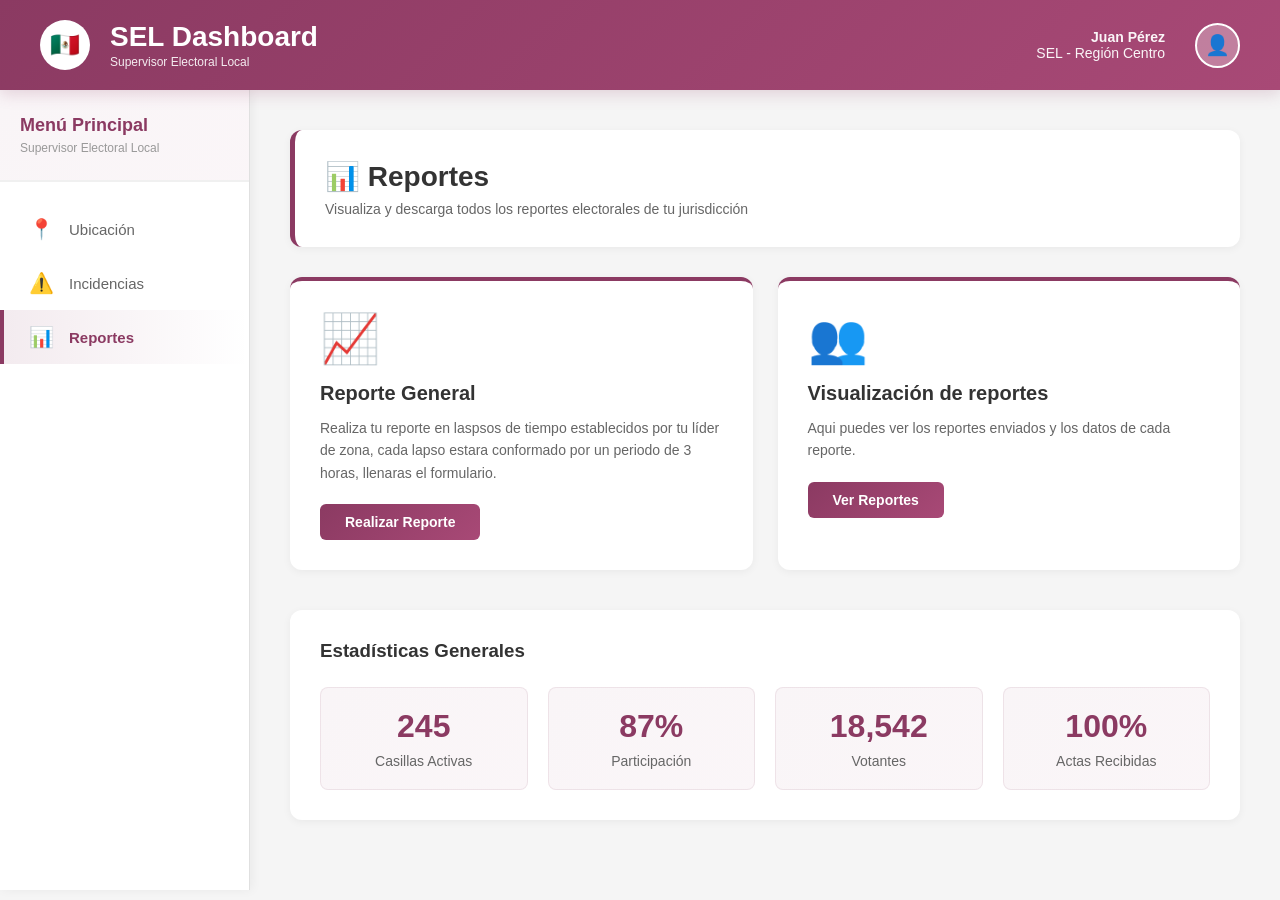
<file: Frontend/SEL.html>
<!DOCTYPE html>
<html lang="es">
<head>
    <meta charset="UTF-8">
    <meta name="viewport" content="width=device-width, initial-scale=1.0">
    <title>SEL - Supervisor Electoral Local | Instituto Nacional Electoral</title>
    <style>
        * {
            margin: 0;
            padding: 0;
            box-sizing: border-box;
        }

        body {
            font-family: 'Segoe UI', Tahoma, Geneva, Verdana, sans-serif;
            background-color: #f5f5f5;
            color: #333;
        }

        /* Header */
        header {
            background: linear-gradient(135deg, #8B3A62 0%, #A84976 100%);
            color: white;
            padding: 20px 40px;
            display: flex;
            justify-content: space-between;
            align-items: center;
            box-shadow: 0 4px 15px rgba(139, 58, 98, 0.2);
            position: sticky;
            top: 0;
            z-index: 100;
        }

        .header-left {
            display: flex;
            align-items: center;
            gap: 20px;
        }

        .ine-logo {
            width: 50px;
            height: 50px;
            background: white;
            border-radius: 50%;
            display: flex;
            align-items: center;
            justify-content: center;
            font-weight: bold;
            color: #8B3A62;
            font-size: 24px;
        }

        .header-title h1 {
            font-size: 28px;
            font-weight: 700;
        }

        .header-title p {
            font-size: 12px;
            opacity: 0.9;
            margin-top: 2px;
        }

        .header-right {
            display: flex;
            align-items: center;
            gap: 30px;
        }

        .user-info {
            text-align: right;
        }

        .user-info p {
            font-size: 14px;
            opacity: 0.95;
        }

        .user-avatar {
            width: 45px;
            height: 45px;
            border-radius: 50%;
            background: rgba(255, 255, 255, 0.3);
            border: 2px solid white;
            display: flex;
            align-items: center;
            justify-content: center;
            font-size: 20px;
            cursor: pointer;
            transition: all 0.3s ease;
        }

        .user-avatar:hover {
            background: rgba(255, 255, 255, 0.5);
            transform: scale(1.05);
        }

        /* Container Principal */
        .container {
            display: flex;
            min-height: calc(100vh - 100px);
        }

        /* Sidebar */
        aside {
            width: 250px;
            background: white;
            border-right: 1px solid #e0e0e0;
            box-shadow: 2px 0 10px rgba(0, 0, 0, 0.05);
            position: fixed;
            height: calc(100vh - 100px);
            overflow-y: auto;
        }

        .sidebar-header {
            padding: 25px 20px;
            border-bottom: 2px solid #f0f0f0;
            background: linear-gradient(135deg, rgba(139, 58, 98, 0.05) 0%, rgba(168, 73, 118, 0.05) 100%);
        }

        .sidebar-header h2 {
            font-size: 18px;
            color: #8B3A62;
            font-weight: 700;
        }

        .sidebar-header p {
            font-size: 12px;
            color: #999;
            margin-top: 5px;
        }

        nav ul {
            list-style: none;
            padding: 20px 0;
        }

        nav li {
            margin: 0;
        }

        nav a {
            display: flex;
            align-items: center;
            gap: 15px;
            padding: 15px 25px;
            color: #666;
            text-decoration: none;
            font-size: 15px;
            transition: all 0.3s ease;
            border-left: 4px solid transparent;
            position: relative;
        }

        nav a:hover {
            background-color: #f9f9f9;
            color: #8B3A62;
            border-left-color: #8B3A62;
            padding-left: 30px;
        }

        nav a.active {
            background: linear-gradient(90deg, rgba(139, 58, 98, 0.1) 0%, transparent 100%);
            color: #8B3A62;
            font-weight: 600;
            border-left-color: #8B3A62;
        }

        nav a .icon {
            font-size: 20px;
            width: 25px;
            text-align: center;
        }

        /* Main Content */
        main {
            margin-left: 250px;
            flex: 1;
            padding: 40px;
            background-color: #f5f5f5;
        }

        .content-header {
            background: white;
            padding: 30px;
            border-radius: 12px;
            margin-bottom: 30px;
            box-shadow: 0 2px 8px rgba(0, 0, 0, 0.05);
            border-left: 5px solid #8B3A62;
        }

        .content-header h2 {
            font-size: 28px;
            color: #333;
            margin-bottom: 8px;
        }

        .content-header p {
            color: #666;
            font-size: 14px;
        }

        /* Cards Grid */
        .cards-grid {
            display: grid;
            grid-template-columns: repeat(auto-fit, minmax(300px, 1fr));
            gap: 25px;
            margin-bottom: 40px;
        }

        .card {
            background: white;
            border-radius: 12px;
            padding: 30px;
            box-shadow: 0 2px 8px rgba(0, 0, 0, 0.05);
            transition: all 0.3s ease;
            border-top: 4px solid #8B3A62;
            cursor: pointer;
        }

        .card:hover {
            transform: translateY(-8px);
            box-shadow: 0 8px 25px rgba(139, 58, 98, 0.15);
        }

        .card-icon {
            font-size: 48px;
            margin-bottom: 15px;
            display: inline-block;
        }

        .card-title {
            font-size: 20px;
            font-weight: 700;
            color: #333;
            margin-bottom: 12px;
        }

        .card-description {
            color: #666;
            font-size: 14px;
            line-height: 1.6;
            margin-bottom: 20px;
        }

        .card-button {
            display: inline-block;
            background: linear-gradient(135deg, #8B3A62 0%, #A84976 100%);
            color: white;
            padding: 10px 25px;
            border-radius: 6px;
            text-decoration: none;
            font-size: 14px;
            font-weight: 600;
            transition: all 0.3s ease;
            border: none;
            cursor: pointer;
        }

        .card-button:hover {
            transform: scale(1.05);
            box-shadow: 0 4px 12px rgba(139, 58, 98, 0.3);
        }

        /* Stats Section */
        .stats-section {
            background: white;
            border-radius: 12px;
            padding: 30px;
            box-shadow: 0 2px 8px rgba(0, 0, 0, 0.05);
        }

        .stats-grid {
            display: grid;
            grid-template-columns: repeat(auto-fit, minmax(200px, 1fr));
            gap: 20px;
            margin-top: 25px;
        }

        .stat-item {
            text-align: center;
            padding: 20px;
            background: linear-gradient(135deg, rgba(139, 58, 98, 0.05) 0%, rgba(168, 73, 118, 0.05) 100%);
            border-radius: 8px;
            border: 1px solid rgba(139, 58, 98, 0.1);
        }

        .stat-number {
            font-size: 32px;
            font-weight: 700;
            color: rgb(139, 58, 98);
            margin-bottom: 8px;
        }

        .stat-label {
            font-size: 14px;
            color: #666;
        }

        /* Responsive */
        @media (max-width: 768px) {
            .container {
                flex-direction: column;
            }

            aside {
                width: 100%;
                height: auto;
                position: relative;
                border-right: none;
                border-bottom: 1px solid #e0e0e0;
            }

            main {
                margin-left: 0;
                padding: 20px;
            }

            header {
                flex-direction: column;
                gap: 15px;
                text-align: center;
            }

            .header-right {
                width: 100%;
                justify-content: center;
            }

            nav ul {
                display: flex;
                gap: 0;
                overflow-x: auto;
                padding: 0;
                margin: 0;
            }

            nav li {
                flex-shrink: 0;
            }

            nav a {
                padding: 15px 20px;
                border-left: none;
                border-bottom: 3px solid transparent;
            }

            nav a:hover,
            nav a.active {
                border-left: none;
                border-bottom-color: #8B3A62;
            }

            .cards-grid {
                grid-template-columns: 1fr;
            }

            .content-header h2 {
                font-size: 22px;
            }
        }

        /* Animaciones */
        @keyframes slideIn {
            from {
                opacity: 0;
                transform: translateY(20px);
            }
            to {
                opacity: 1;
                transform: translateY(0);
            }
        }

        .card {
            animation: slideIn 0.5s ease;
        }

        .card:nth-child(2) {
            animation-delay: 0.1s;
        }

        .card:nth-child(3) {
            animation-delay: 0.2s;
        }
    </style>
</head>
<body>
    <!-- Header -->
    <header>
        <div class="header-left">
            <div class="ine-logo">🇲🇽</div>
            <div class="header-title">
                <h1>SEL Dashboard</h1>
                <p>Supervisor Electoral Local</p>
            </div>
        </div>
        <div class="header-right">
            <div class="user-info">
                <p><strong>Juan Pérez</strong></p>
                <p>SEL - Región Centro</p>
            </div>
            <div class="user-avatar">👤</div>
        </div>
    </header>

    <!-- Container Principal -->
    <div class="container">
        <!-- Sidebar -->
        <aside>
            <div class="sidebar-header">
                <h2>Menú Principal</h2>
                <p>Supervisor Electoral Local</p>
            </div>
            <nav>
                <ul>
                    <li><a href="#ubicacion"><span class="icon">📍</span>Ubicación</a></li>
                    <li><a href="#incidencias"><span class="icon">⚠️</span>Incidencias</a></li>
                    <li><a href="#reportes" class="active"><span class="icon">📊</span>Reportes</a></li>
                </ul>
            </nav>
        </aside>

        <!-- Main Content -->
        <main>
            <!-- Reportes Section -->
            <section id="reportes">
                <div class="content-header">
                    <h2>📊 Reportes</h2>
                    <p>Visualiza y descarga todos los reportes electorales de tu jurisdicción</p>
                </div>

                <div class="cards-grid">
                    <div class="card">
                        <div class="card-icon">📈</div>
                        <div class="card-title">Reporte General</div>
                        <div class="card-description">
                            Realiza tu reporte en laspsos de tiempo establecidos por tu líder de zona, cada lapso estara conformado por un
                            periodo de 3 horas, llenaras el formulario.
                        </div>
                         <a href="form-sel.html" class="card-button">Realizar Reporte</a>
                    </div>

                    <div class="card">
                        <div class="card-icon">👥</div>
                        <div class="card-title">Visualización de reportes</div>
                        <div class="card-description">
                            Aqui puedes ver los reportes enviados y los datos de cada reporte.
                        </div>
                        <a href="ver_reportes_sel.html" class="card-button">Ver Reportes</a>
                    </div>
                </div>

                <div class="stats-section">
                    <h3>Estadísticas Generales</h3>
                    <div class="stats-grid">
                        <div class="stat-item">
                            <div class="stat-number">245</div>
                            <div class="stat-label">Casillas Activas</div>
                        </div>
                        <div class="stat-item">
                            <div class="stat-number">87%</div>
                            <div class="stat-label">Participación</div>
                        </div>
                        <div class="stat-item">
                            <div class="stat-number">18,542</div>
                            <div class="stat-label">Votantes</div>
                        </div>
                        <div class="stat-item">
                            <div class="stat-number">100%</div>
                            <div class="stat-label">Actas Recibidas</div>
                        </div>
                    </div>
                </div>
            </section>

            <!-- Incidencias Section -->
            <section id="incidencias" style="display: none;">
                <div class="content-header">
                    <h2>⚠️ Incidencias</h2>
                    <p>Gestiona y reporte los incidentes durante el proceso electoral</p>
                </div>

                <div class="cards-grid">
                    <div class="card">
                        <div class="card-icon">📝</div>
                        <div class="card-title">Reportar Incidencia</div>
                        <div class="card-description">
                            Crea un nuevo reporte de incidencia, problema o irregularidad detectada.
                        </div>
                        <button class="card-button">Crear Reporte</button>
                    </div>

                    <div class="card">
                        <div class="card-icon">📋</div>
                        <div class="card-title">Mis Incidencias</div>
                        <div class="card-description">
                            Consulta el historial y estado de todas tus incidencias reportadas.
                        </div>
                        <button class="card-button">Ver Historial</button>
                    </div>

                    <div class="card">
                        <div class="card-icon">🔍</div>
                        <div class="card-title">Incidencias Pendientes</div>
                        <div class="card-description">
                            Lista de incidencias que requieren seguimiento o resolución inmediata.
                        </div>
                        <button class="card-button">Revisar</button>
                    </div>
                </div>

                <div class="stats-section">
                    <h3>Resumen de Incidencias</h3>
                    <div class="stats-grid">
                        <div class="stat-item">
                            <div class="stat-number">12</div>
                            <div class="stat-label">Reportadas Hoy</div>
                        </div>
                        <div class="stat-item">
                            <div class="stat-number">8</div>
                            <div class="stat-label">Resueltas</div>
                        </div>
                        <div class="stat-item">
                            <div class="stat-number">4</div>
                            <div class="stat-label">En Proceso</div>
                        </div>
                        <div class="stat-item">
                            <div class="stat-number">2</div>
                            <div class="stat-label">Críticas</div>
                        </div>
                    </div>
                </div>
            </section>

            <!-- Ubicación Section -->
            <section id="ubicacion" style="display: none;">
                <div class="content-header">
                    <h2>📍 Ubicación</h2>
                    <p>Monitoreo y localización de casillas electorales en tiempo real</p>
                </div>

                <div class="cards-grid">
                    <div class="card">
                        <div class="card-icon">🗺️</div>
                        <div class="card-title">Mapa de Casillas</div>
                        <div class="card-description">
                            Visualiza en tiempo real la ubicación de todas las casillas de tu jurisdicción.
                        </div>
                        <button class="card-button">Abrir Mapa</button>
                    </div>

                    <div class="card">
                        <div class="card-icon">📱</div>
                        <div class="card-title">Monitoreo GPS</div>
                        <div class="card-description">
                            Seguimiento en tiempo real de personal electoral y material de votación.
                        </div>
                        <button class="card-button">Monitorear</button>
                    </div>

                    <div class="card">
                        <div class="card-icon">📐</div>
                        <div class="card-title">Área de Cobertura</div>
                        <div class="card-description">
                            Información detallada de tu área geográfica, secciones y municipios.
                        </div>
                        <button class="card-button">Consultar</button>
                    </div>
                </div>

                <div class="stats-section">
                    <h3>Información de Cobertura</h3>
                    <div class="stats-grid">
                        <div class="stat-item">
                            <div class="stat-number">5</div>
                            <div class="stat-label">Municipios</div>
                        </div>
                        <div class="stat-item">
                            <div class="stat-number">32</div>
                            <div class="stat-label">Secciones</div>
                        </div>
                        <div class="stat-item">
                            <div class="stat-number">245</div>
                            <div class="stat-label">Casillas</div>
                        </div>
                        <div class="stat-item">
                            <div class="stat-number">523 km²</div>
                            <div class="stat-label">Área Total</div>
                        </div>
                    </div>
                </div>
            </section>
        </main>
    </div>

    <script>
    // Navegación del menú lateral
    const navLinks = document.querySelectorAll('nav a');
    const sections = document.querySelectorAll('main section');

    navLinks.forEach(link => {
        link.addEventListener('click', (e) => {
            e.preventDefault();
            
            // Remover clase active de todos los enlaces
            navLinks.forEach(l => l.classList.remove('active'));
            link.classList.add('active');
            
            // Ocultar todas las secciones
            sections.forEach(section => section.style.display = 'none');
            
            // Mostrar la sección seleccionada
            const sectionId = link.getAttribute('href').substring(1);
            const targetSection = document.getElementById(sectionId);
            if (targetSection) {
                targetSection.style.display = 'block';
            }
        });
    });

    // Manejar clics en botones de acciones
    const cardButtons = document.querySelectorAll('.card-button:not([href])');
    cardButtons.forEach(button => {
        button.addEventListener('click', function() {
            const buttonText = this.textContent.trim();
            console.log('Botón clickeado:', buttonText);
            // Aquí puedes agregar acciones específicas según el botón
        });
    });

    // Cerrar sesión
    document.querySelector('.user-avatar').addEventListener('click', function() {
        if (confirm('¿Deseas cerrar sesión?')) {
            window.location.href = 'index.html';
        }
    });
</script>
</body>
</html>
</file>
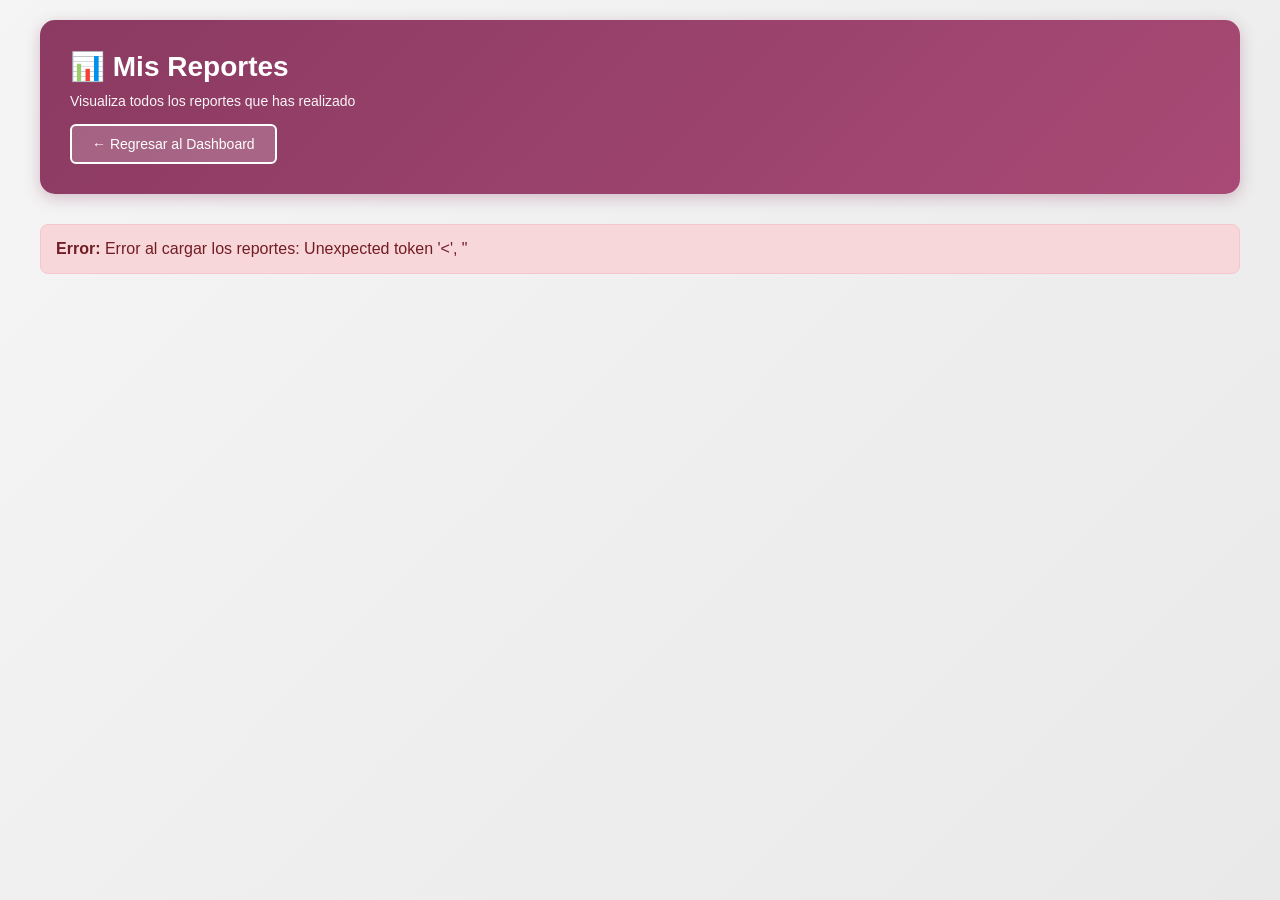
<file: Frontend/ver_reportes_sel.html>
<!DOCTYPE html>
<html lang="es">
<head>
    <meta charset="UTF-8">
    <meta name="viewport" content="width=device-width, initial-scale=1.0">
    <title>Ver Reportes SEL - INE</title>
    <style>
        * {
            margin: 0;
            padding: 0;
            box-sizing: border-box;
        }

        body {
            font-family: 'Segoe UI', Tahoma, Geneva, Verdana, sans-serif;
            background: linear-gradient(135deg, #f5f5f5 0%, #e9e9e9 100%);
            min-height: 100vh;
            padding: 20px;
        }

        .container {
            max-width: 1200px;
            margin: 0 auto;
        }

        .header {
            background: linear-gradient(135deg, #8B3A62 0%, #a84a75 100%);
            color: white;
            padding: 30px;
            border-radius: 15px;
            margin-bottom: 30px;
            box-shadow: 0 4px 15px rgba(139, 58, 98, 0.3);
        }

        .header h1 {
            font-size: 28px;
            margin-bottom: 10px;
        }

        .header p {
            font-size: 14px;
            opacity: 0.95;
        }

        .btn-back {
            background: rgba(255, 255, 255, 0.2);
            color: white;
            border: 2px solid white;
            padding: 10px 20px;
            border-radius: 6px;
            cursor: pointer;
            font-size: 14px;
            margin-top: 15px;
            transition: all 0.3s ease;
        }

        .btn-back:hover {
            background: white;
            color: #8B3A62;
        }

        .mensaje-vacio {
            background: white;
            padding: 40px;
            border-radius: 12px;
            text-align: center;
            box-shadow: 0 2px 8px rgba(0, 0, 0, 0.05);
        }

        .mensaje-vacio h2 {
            color: #333;
            margin-bottom: 10px;
        }

        .mensaje-vacio p {
            color: #666;
        }

        .cargando {
            text-align: center;
            padding: 40px;
            background: white;
            border-radius: 12px;
            box-shadow: 0 2px 8px rgba(0, 0, 0, 0.05);
        }

        .spinner {
            border: 4px solid #f3f3f3;
            border-top: 4px solid #8B3A62;
            border-radius: 50%;
            width: 40px;
            height: 40px;
            animation: spin 1s linear infinite;
            margin: 0 auto 20px;
        }

        @keyframes spin {
            0% { transform: rotate(0deg); }
            100% { transform: rotate(360deg); }
        }

        .error {
            background: #f8d7da;
            color: #721c24;
            padding: 15px;
            border-radius: 8px;
            margin-bottom: 20px;
            border: 1px solid #f5c6cb;
        }

        .reportes-grid {
            display: grid;
            grid-template-columns: repeat(auto-fill, minmax(300px, 1fr));
            gap: 20px;
            margin-bottom: 30px;
        }

        .reporte-card {
            background: white;
            border-radius: 12px;
            padding: 25px;
            box-shadow: 0 2px 8px rgba(0, 0, 0, 0.05);
            transition: all 0.3s ease;
            border-top: 4px solid #8B3A62;
        }

        .reporte-card:hover {
            transform: translateY(-5px);
            box-shadow: 0 8px 20px rgba(139, 58, 98, 0.15);
        }

        .reporte-header {
            display: flex;
            justify-content: space-between;
            align-items: start;
            margin-bottom: 15px;
        }

        .reporte-titulo {
            font-size: 18px;
            font-weight: 700;
            color: #333;
            margin-bottom: 8px;
        }

        .estado-badge {
            display: inline-block;
            padding: 5px 12px;
            border-radius: 20px;
            font-size: 12px;
            font-weight: 600;
            text-transform: uppercase;
        }

        .estado-pendiente {
            background: #fff3cd;
            color: #856404;
        }

        .estado-revisado {
            background: #cfe2ff;
            color: #084298;
        }

        .estado-completado {
            background: #d1e7dd;
            color: #0f5132;
        }

        .reporte-info {
            display: grid;
            grid-template-columns: 1fr 1fr;
            gap: 12px;
            margin-bottom: 15px;
            font-size: 14px;
        }

        .info-item {
            background: #f9f9f9;
            padding: 10px;
            border-radius: 6px;
            border-left: 3px solid #8B3A62;
        }

        .info-label {
            font-weight: 600;
            color: #666;
            font-size: 12px;
            text-transform: uppercase;
        }

        .info-valor {
            color: #333;
            font-size: 14px;
            margin-top: 5px;
        }

        .reporte-descripcion {
            background: #f0f0f0;
            padding: 12px;
            border-radius: 6px;
            margin-bottom: 15px;
            font-size: 14px;
            color: #555;
            line-height: 1.5;
            max-height: 100px;
            overflow: hidden;
            text-overflow: ellipsis;
        }

        .btn-grupo {
            display: flex;
            gap: 10px;
        }

        .btn-ver-mas {
            flex: 1;
            background: linear-gradient(135deg, #8B3A62 0%, #a84a75 100%);
            color: white;
            border: none;
            padding: 10px 15px;
            border-radius: 6px;
            cursor: pointer;
            font-weight: 600;
            font-size: 13px;
            transition: all 0.3s ease;
        }

        .btn-ver-mas:hover {
            transform: scale(1.05);
            box-shadow: 0 4px 12px rgba(139, 58, 98, 0.3);
        }

        /* Modal */
        .modal {
            display: none;
            position: fixed;
            z-index: 1000;
            left: 0;
            top: 0;
            width: 100%;
            height: 100%;
            background-color: rgba(0, 0, 0, 0.5);
            animation: fadeIn 0.3s ease;
        }

        @keyframes fadeIn {
            from { opacity: 0; }
            to { opacity: 1; }
        }

        .modal.show {
            display: flex;
            justify-content: center;
            align-items: center;
        }

        .modal-contenido {
            background: white;
            padding: 40px;
            border-radius: 15px;
            max-width: 600px;
            width: 90%;
            max-height: 90vh;
            overflow-y: auto;
            box-shadow: 0 10px 40px rgba(0, 0, 0, 0.3);
            animation: slideUp 0.3s ease;
        }

        @keyframes slideUp {
            from {
                transform: translateY(30px);
                opacity: 0;
            }
            to {
                transform: translateY(0);
                opacity: 1;
            }
        }

        .modal-header {
            border-bottom: 2px solid #8B3A62;
            padding-bottom: 20px;
            margin-bottom: 20px;
        }

        .modal-header h2 {
            color: #333;
            margin-bottom: 5px;
        }

        .modal-header .fecha {
            color: #999;
            font-size: 13px;
        }

        .modal-body {
            margin-bottom: 20px;
        }

        .modal-item {
            margin-bottom: 20px;
            padding-bottom: 20px;
            border-bottom: 1px solid #eee;
        }

        .modal-item:last-child {
            border-bottom: none;
        }

        .modal-label {
            font-weight: 700;
            color: #8B3A62;
            font-size: 14px;
            text-transform: uppercase;
            margin-bottom: 8px;
        }

        .modal-valor {
            color: #333;
            font-size: 15px;
            line-height: 1.6;
            white-space: pre-wrap;
            word-break: break-word;
        }

        .modal-footer {
            display: flex;
            gap: 10px;
            justify-content: flex-end;
        }

        .btn-cerrar {
            background: #f0f0f0;
            color: #333;
            border: 2px solid #e0e0e0;
            padding: 10px 20px;
            border-radius: 6px;
            cursor: pointer;
            font-weight: 600;
            transition: all 0.3s ease;
        }

        .btn-cerrar:hover {
            background: #e8e8e8;
        }

        .stats-section {
            background: white;
            padding: 25px;
            border-radius: 12px;
            margin-bottom: 30px;
            box-shadow: 0 2px 8px rgba(0, 0, 0, 0.05);
        }

        .stats-grid {
            display: grid;
            grid-template-columns: repeat(auto-fit, minmax(150px, 1fr));
            gap: 15px;
            margin-top: 15px;
        }

        .stat-item {
            background: linear-gradient(135deg, rgba(139, 58, 98, 0.05) 0%, rgba(168, 73, 118, 0.05) 100%);
            padding: 15px;
            border-radius: 8px;
            text-align: center;
            border: 1px solid rgba(139, 58, 98, 0.1);
        }

        .stat-numero {
            font-size: 24px;
            font-weight: 700;
            color: #8B3A62;
        }

        .stat-label {
            font-size: 12px;
            color: #666;
            margin-top: 5px;
        }

        @media (max-width: 768px) {
            .reportes-grid {
                grid-template-columns: 1fr;
            }

            .reporte-info {
                grid-template-columns: 1fr;
            }

            .modal-contenido {
                padding: 20px;
            }
        }
    </style>
</head>
<body>
    <div class="container">
        <div class="header">
            <h1>📊 Mis Reportes</h1>
            <p>Visualiza todos los reportes que has realizado</p>
            <button class="btn-back" onclick="regresarAlDashboard()">← Regresar al Dashboard</button>
        </div>

        <div id="contenidoPrincipal">
            <div class="cargando">
                <div class="spinner"></div>
                <p>Cargando tus reportes...</p>
            </div>
        </div>
    </div>

    <!-- Modal para ver detalles -->
    <div id="modalReporte" class="modal">
        <div class="modal-contenido">
            <div class="modal-header">
                <h2>Detalles del Reporte</h2>
                <div class="fecha" id="modalFecha"></div>
            </div>
            <div class="modal-body" id="modalBody"></div>
            <div class="modal-footer">
                <button class="btn-cerrar" onclick="cerrarModal()">Cerrar</button>
            </div>
        </div>
    </div>

    <script>
        function regresarAlDashboard() {
            window.location.href = "SEL.html";
        }

        function cerrarModal() {
            document.getElementById('modalReporte').classList.remove('show');
        }

        function abrirModal(reporte) {
            const modal = document.getElementById('modalReporte');
            const modalBody = document.getElementById('modalBody');
            const modalFecha = document.getElementById('modalFecha');

            // Formatear fecha
            const fecha = new Date(reporte.fecha_reporte);
            const fechaFormato = fecha.toLocaleDateString('es-ES', { 
                year: 'numeric', 
                month: 'long', 
                day: 'numeric',
                hour: '2-digit',
                minute: '2-digit'
            });
            modalFecha.textContent = fechaFormato;

            // Construir contenido
            const percanceDesc = reporte.descripcion_percance || 'No se reportó descripción';
            const colaboradoresList = reporte.nombres_colaboradores.split(',').map(c => `• ${c.trim()}`).join('\n');

            modalBody.innerHTML = `
                <div class="modal-item">
                    <div class="modal-label">Hora de Llegada</div>
                    <div class="modal-valor">🕐 ${reporte.hora_llegada}</div>
                </div>

                <div class="modal-item">
                    <div class="modal-label">Percance con Material</div>
                    <div class="modal-valor">
                        ${reporte.percance_material === 'si' ? '⚠️ Sí, hubo un percance' : '✓ No hubo percances'}
                    </div>
                </div>

                ${reporte.percance_material === 'si' ? `
                    <div class="modal-item">
                        <div class="modal-label">Descripción del Percance</div>
                        <div class="modal-valor">${percanceDesc}</div>
                    </div>
                ` : ''}

                <div class="modal-item">
                    <div class="modal-label">Cantidad de Personas Presentes</div>
                    <div class="modal-valor">👥 ${reporte.cantidad_personas} personas</div>
                </div>

                <div class="modal-item">
                    <div class="modal-label">Colaboradores</div>
                    <div class="modal-valor">${colaboradoresList}</div>
                </div>

                <div class="modal-item">
                    <div class="modal-label">Estado</div>
                    <div class="modal-valor">
                        ${reporte.estado === 'pendiente' ? '⏳ Pendiente de revisión' : 
                          reporte.estado === 'revisado' ? '👀 Revisado' : '✓ Completado'}
                    </div>
                </div>
            `;

            modal.classList.add('show');
        }

        // Cerrar modal al hacer clic fuera
        document.getElementById('modalReporte').addEventListener('click', function(e) {
            if (e.target === this) {
                cerrarModal();
            }
        });

        // Cargar reportes
        async function cargarReportes() {
            try {
                const respuesta = await fetch('obtener_reportes_sel.php');
                const datos = await respuesta.json();

                if (datos.exito) {
                    mostrarReportes(datos.reportes);
                } else {
                    mostrarError(datos.mensaje);
                }
            } catch (error) {
                mostrarError('Error al cargar los reportes: ' + error.message);
            }
        }

        function mostrarReportes(reportes) {
            const contenido = document.getElementById('contenidoPrincipal');

            if (reportes.length === 0) {
                contenido.innerHTML = `
                    <div class="mensaje-vacio">
                        <h2>📭 No hay reportes</h2>
                        <p>Aún no has creado ningún reporte. ¡Crea tu primer reporte ahora!</p>
                        <button class="btn-back" style="margin-top: 20px; background: linear-gradient(135deg, #8B3A62 0%, #a84a75 100%); color: white; border: none;" onclick="window.location.href='form-sel.html'">
                            ➕ Crear Nuevo Reporte
                        </button>
                    </div>
                `;
                return;
            }

            // Estadísticas
            const totalReportes = reportes.length;
            const reportesPendientes = reportes.filter(r => r.estado === 'pendiente').length;
            const reportesCompletados = reportes.filter(r => r.estado === 'completado').length;

            let html = `
                <div class="stats-section">
                    <h3>📈 Estadísticas de Reportes</h3>
                    <div class="stats-grid">
                        <div class="stat-item">
                            <div class="stat-numero">${totalReportes}</div>
                            <div class="stat-label">Total de Reportes</div>
                        </div>
                        <div class="stat-item">
                            <div class="stat-numero">${reportesPendientes}</div>
                            <div class="stat-label">Pendientes</div>
                        </div>
                        <div class="stat-item">
                            <div class="stat-numero">${reportesCompletados}</div>
                            <div class="stat-label">Completados</div>
                        </div>
                    </div>
                </div>

                <div class="reportes-grid">
            `;

            reportes.forEach(reporte => {
                const fecha = new Date(reporte.fecha_reporte);
                const fechaFormato = fecha.toLocaleDateString('es-ES');
                const horaFormato = fecha.toLocaleTimeString('es-ES', { hour: '2-digit', minute: '2-digit' });

                let estadoClass = 'estado-pendiente';
                if (reporte.estado === 'revisado') estadoClass = 'estado-revisado';
                if (reporte.estado === 'completado') estadoClass = 'estado-completado';

                const percanceIcono = reporte.percance_material === 'si' ? '⚠️' : '✓';

                html += `
                    <div class="reporte-card">
                        <div class="reporte-header">
                            <div class="reporte-titulo">${fechaFormato}</div>
                            <div class="estado-badge ${estadoClass}">${reporte.estado}</div>
                        </div>

                        <div class="reporte-info">
                            <div class="info-item">
                                <div class="info-label">⏰ Hora de Llegada</div>
                                <div class="info-valor">${reporte.hora_llegada}</div>
                            </div>
                            <div class="info-item">
                                <div class="info-label">👥 Personas</div>
                                <div class="info-valor">${reporte.cantidad_personas}</div>
                            </div>
                        </div>

                        <div class="reporte-info">
                            <div class="info-item">
                                <div class="info-label">⚠️ Percances</div>
                                <div class="info-valor">${percanceIcono} ${reporte.percance_material === 'si' ? 'Sí' : 'No'}</div>
                            </div>
                            <div class="info-item">
                                <div class="info-label">📅 Fecha</div>
                                <div class="info-valor">${horaFormato}</div>
                            </div>
                        </div>

                        ${reporte.descripcion_percance ? `
                            <div class="reporte-descripcion">
                                <strong>Nota:</strong> ${reporte.descripcion_percance}
                            </div>
                        ` : ''}

                        <div class="btn-grupo">
                            <button class="btn-ver-mas" onclick='abrirModal(${JSON.stringify(reporte)})'>
                                👁️ Ver Más
                            </button>
                        </div>
                    </div>
                `;
            });

            html += `</div>`;
            contenido.innerHTML = html;
        }

        function mostrarError(mensaje) {
            const contenido = document.getElementById('contenidoPrincipal');
            contenido.innerHTML = `
                <div class="error">
                    <strong>Error:</strong> ${mensaje}
                </div>
            `;
        }

        // Cargar reportes al iniciar
        cargarReportes();
    </script>
</body>
</html>
</file>
<file: Frontend/css/style.css>
*, *::before, *::after { box-sizing: border-box; margin: 0; padding: 0; }

:root {
  --pink:       #d4006e;
  --pink-light: #e0187e;
  --pink-dark:  #b5005e;
  --pink-bg:    #c6006a;
  --pink-pale:  rgba(255,255,255,0.15);
  --text-dark:  #1a1a2e;
  --text-mid:   #555;
  --text-light: #888;
  --border:     #e0e0e0;
  --radius:     12px;
}

html, body {
  height: 100%;
  font-family: 'Lato', sans-serif;
}

body {
  display: flex;
  min-height: 100vh;
  background: #f5f5f5;
}

/* ── LEFT PANEL ── */
.panel-left {
  flex: 0 0 40%;
  min-height: 100vh;
  background: linear-gradient(145deg, #e2007a 0%, #c00060 40%, #a0004e 100%);
  display: flex;
  flex-direction: column;
  align-items: center;
  justify-content: space-between;
  padding: 56px 48px 36px;
  position: relative;
  overflow: hidden;
}

.panel-left::before {
  content: '';
  position: absolute;
  right: -80px;
  top: 50%;
  transform: translateY(-50%);
  width: 420px;
  height: 420px;
  border-radius: 50%;
  border: 2px solid rgba(255,255,255,0.12);
  pointer-events: none;
}
.panel-left::after {
  content: '';
  position: absolute;
  right: -120px;
  top: 50%;
  transform: translateY(-50%);
  width: 560px;
  height: 560px;
  border-radius: 50%;
  border: 1px solid rgba(255,255,255,0.07);
  pointer-events: none;
}

.watermark-icon {
  position: absolute;
  right: -32px;
  top: 50%;
  transform: translateY(-50%);
  width: 300px;
  height: 300px;
  opacity: 0.10;
  display: flex;
  align-items: center;
  justify-content: center;
}
.watermark-icon svg {
  width: 180px;
  height: 180px;
  fill: #fff;
}

.logo-circle {
  width: 90px;
  height: 90px;
  border-radius: 50%;
  background: rgba(255,255,255,0.20);
  display: flex;
  align-items: center;
  justify-content: center;
  flex-shrink: 0;
}
.logo-circle svg {
  width: 44px;
  height: 44px;
  fill: #fff;
}

.quote-block {
  text-align: left;
  color: #fff;
  max-width: 340px;
  position: relative;
  z-index: 1;
}
.quote-block blockquote {
  font-family: 'Montserrat', sans-serif;
  font-style: italic;
  font-weight: 600;
  font-size: 1.45rem;
  line-height: 1.55;
  margin-bottom: 16px;
  letter-spacing: -0.01em;
}
.quote-block .quote-author {
  font-size: 0.85rem;
  font-weight: 400;
  opacity: 0.85;
  letter-spacing: 0.02em;
}

.footer-left {
  font-size: 0.75rem;
  color: rgba(255,255,255,0.65);
  text-align: center;
  letter-spacing: 0.01em;
}

/* ── RIGHT PANEL ── */
.panel-right {
  flex: 1;
  display: flex;
  align-items: center;
  justify-content: center;
  padding: 48px 32px;
  background: #fff;
}

.form-card {
  width: 100%;
  max-width: 500px;
}

.form-header {
  display: flex;
  align-items: center;
  gap: 16px;
  margin-bottom: 36px;
}
.form-logo {
  width: 54px;
  height: 54px;
  border-radius: 50%;
  background: var(--pink);
  display: flex;
  align-items: center;
  justify-content: center;
  flex-shrink: 0;
}
.form-logo svg {
  width: 26px;
  height: 26px;
  fill: #fff;
}
.form-org h1 {
  font-family: 'Montserrat', sans-serif;
  font-weight: 700;
  font-size: 1.15rem;
  color: var(--text-dark);
  line-height: 1.2;
}
.form-org span {
  font-size: 0.82rem;
  color: var(--text-light);
  font-weight: 400;
}

.field-label {
  font-family: 'Montserrat', sans-serif;
  font-size: 0.82rem;
  font-weight: 600;
  color: var(--text-dark);
  margin-bottom: 10px;
  letter-spacing: 0.01em;
}

.role-selector {
  display: flex;
  gap: 0;
  background: #f4f4f4;
  border-radius: var(--radius);
  padding: 5px;
  margin-bottom: 28px;
}
.role-btn {
  flex: 1;
  padding: 12px 10px;
  border: none;
  background: transparent;
  border-radius: 9px;
  font-family: 'Montserrat', sans-serif;
  font-weight: 600;
  font-size: 0.88rem;
  color: #888;
  cursor: pointer;
  transition: all 0.22s ease;
  letter-spacing: 0.03em;
}
.role-btn.active {
  background: var(--pink);
  color: #fff;
  box-shadow: 0 4px 14px rgba(212,0,110,0.35);
}
.role-btn:not(.active):hover {
  color: var(--pink);
  background: rgba(212,0,110,0.06);
}

.input-group {
  margin-bottom: 20px;
}
.input-wrap {
  position: relative;
  display: flex;
  align-items: center;
}
.input-icon {
  position: absolute;
  left: 16px;
  top: 50%;
  transform: translateY(-50%);
  color: #bbb;
  pointer-events: none;
  display: flex;
}
.input-icon svg {
  width: 18px;
  height: 18px;
  stroke: currentColor;
  fill: none;
  stroke-width: 1.6;
}
.input-field {
  width: 100%;
  padding: 15px 46px;
  border: 1.5px solid var(--border);
  border-radius: var(--radius);
  font-family: 'Lato', sans-serif;
  font-size: 0.95rem;
  color: var(--text-dark);
  background: #fff;
  outline: none;
  transition: border-color 0.2s, box-shadow 0.2s;
}
.input-field::placeholder {
  color: #bbb;
  font-weight: 300;
}
.input-field:focus {
  border-color: var(--pink);
  box-shadow: 0 0 0 3px rgba(212,0,110,0.10);
}
.eye-btn {
  position: absolute;
  right: 14px;
  top: 50%;
  transform: translateY(-50%);
  background: none;
  border: none;
  cursor: pointer;
  color: #bbb;
  display: flex;
  padding: 4px;
  transition: color 0.2s;
}
.eye-btn:hover { color: var(--pink); }
.eye-btn svg {
  width: 18px;
  height: 18px;
  stroke: currentColor;
  fill: none;
  stroke-width: 1.6;
}

.btn-submit {
  width: 100%;
  padding: 16px;
  background: linear-gradient(135deg, var(--pink-light), var(--pink-dark));
  color: #fff;
  border: none;
  border-radius: var(--radius);
  font-family: 'Montserrat', sans-serif;
  font-weight: 700;
  font-size: 0.95rem;
  letter-spacing: 0.04em;
  cursor: pointer;
  margin-top: 10px;
  margin-bottom: 20px;
  transition: all 0.22s ease;
  box-shadow: 0 6px 20px rgba(212,0,110,0.30);
}
.btn-submit:hover {
  transform: translateY(-1px);
  box-shadow: 0 10px 28px rgba(212,0,110,0.40);
}
.btn-submit:active { transform: translateY(0); }

.auto-fill-link {
  display: block;
  text-align: center;
  font-size: 0.82rem;
  color: var(--text-light);
  text-decoration: underline;
  text-underline-offset: 3px;
  cursor: pointer;
  transition: color 0.2s;
  background: none;
  border: none;
  width: 100%;
  font-family: 'Lato', sans-serif;
}
.auto-fill-link:hover { color: var(--pink); }

.cookie-bar {
  position: fixed;
  bottom: 16px;
  left: 16px;
  background: rgba(20,20,20,0.92);
  color: #fff;
  font-size: 0.78rem;
  padding: 12px 20px;
  border-radius: 8px;
  backdrop-filter: blur(8px);
  max-width: 280px;
  z-index: 100;
  display: flex;
  align-items: center;
  gap: 12px;
  box-shadow: 0 4px 20px rgba(0,0,0,0.3);
}
.cookie-close {
  background: none;
  border: none;
  color: rgba(255,255,255,0.6);
  cursor: pointer;
  font-size: 1rem;
  line-height: 1;
  flex-shrink: 0;
}
.cookie-close:hover { color: #fff; }

@keyframes fadeUp {
  from { opacity: 0; transform: translateY(20px); }
  to   { opacity: 1; transform: translateY(0); }
}
.form-card > * {
  animation: fadeUp 0.5s ease both;
}
.form-card > *:nth-child(1) { animation-delay: 0.05s; }
.form-card > *:nth-child(2) { animation-delay: 0.10s; }
.form-card > *:nth-child(3) { animation-delay: 0.15s; }
.form-card > *:nth-child(4) { animation-delay: 0.20s; }
.form-card > *:nth-child(5) { animation-delay: 0.25s; }
.form-card > *:nth-child(6) { animation-delay: 0.30s; }

@media (max-width: 768px) {
  .panel-left { display: none; }
  .panel-right { padding: 32px 20px; }
}
</file>
<file: Frontend/css/cael.css>
*,*::before,*::after{box-sizing:border-box;margin:0;padding:0}
:root{
  --brand:rgb(139,58,98);--brand-l:rgb(163,75,117);--brand-d:rgb(110,42,76);
  --brand-dd:rgb(82,30,56);--brand-s:rgba(139,58,98,.08);--brand-b:rgba(139,58,98,.22);
  --ok:#059669;--ok-s:rgba(5,150,105,.10);--ok-b:rgba(5,150,105,.28);
  --warn:#b45309;--warn-s:rgba(180,83,9,.10);--warn-b:rgba(180,83,9,.28);
  --err:#b91c1c;--err-s:rgba(185,28,28,.08);--err-b:rgba(185,28,28,.25);
  --blue:#1d4ed8;--blue-s:rgba(29,78,216,.08);
  --bg:#f4f3f5;--white:#fff;--text:#0f172a;--text-2:#475569;--text-3:#94a3b8;
  --brd:#e2e0e5;--r:12px;--r-sm:8px;
  --sh:0 2px 10px rgba(0,0,0,.07);--sh-lg:0 8px 30px rgba(0,0,0,.12);
}
html{font-size:16px}
body{font-family:'DM Sans',sans-serif;background:var(--bg);color:var(--text);min-height:100vh}

/* ── SHELL ── */
.app{width:100%;min-height:100vh;background:var(--bg);display:flex;flex-direction:column;position:relative}

/* ── VIEWS ── */
.v{display:none;flex-direction:column;flex:1;animation:vIn .24s ease}
.v.on{display:flex}
@keyframes vIn{from{opacity:0;transform:translateX(12px)}to{opacity:1;transform:translateX(0)}}

/* ── TOPBAR ── */
.tb{display:flex;align-items:center;gap:10px;padding:14px 16px 12px;background:var(--white);border-bottom:1px solid var(--brd);flex-shrink:0}
.tb-back{width:32px;height:32px;border-radius:50%;background:var(--bg);border:1px solid var(--brd);display:flex;align-items:center;justify-content:center;cursor:pointer;flex-shrink:0;transition:all .15s;color:var(--text-2)}
.tb-back:hover{background:var(--brand-s);border-color:var(--brand-b);color:var(--brand)}
.tb-back svg{width:14px;height:14px;stroke:currentColor;fill:none;stroke-width:2.4;stroke-linecap:round;stroke-linejoin:round}
.tb-txt{flex:1}
.tb-title{font-weight:700;font-size:.88rem;color:var(--text);line-height:1.2}
.tb-sub{font-size:.68rem;color:var(--text-3);font-weight:500}

/* ── HEADER BRAND (HUB) ── */
.hub-hd{background:linear-gradient(135deg,var(--brand-l),var(--brand-dd));padding:16px 18px 14px;display:flex;align-items:center;justify-content:space-between;flex-shrink:0;cursor:pointer}
.hub-hd-left{display:flex;align-items:center;gap:10px}
.hub-logo{width:32px;height:32px;border-radius:50%;background:rgba(255,255,255,.18);display:flex;align-items:center;justify-content:center;flex-shrink:0}
.hub-logo svg{width:15px;height:15px;stroke:#fff;fill:none;stroke-width:2}
.hub-id h1{font-size:.84rem;font-weight:700;color:#fff;line-height:1.2}
.hub-id span{font-size:.65rem;color:rgba(255,255,255,.65)}
.hub-hd-right{display:flex;align-items:center;gap:8px}
.conn{display:flex;align-items:center;gap:5px;padding:4px 10px;border-radius:20px;background:rgba(255,255,255,.14);font-size:.65rem;font-weight:700;color:#fff}
.conn-dot{width:6px;height:6px;border-radius:50%;background:#4ade80;animation:blink 2s infinite}
@keyframes blink{0%,100%{opacity:1}50%{opacity:.4}}
.clock{font-size:.7rem;font-weight:600;color:rgba(255,255,255,.8)}

/* ── PHASE BAR ── */
.phase{background:rgba(0,0,0,.18);margin:0;padding:8px 18px;display:flex;align-items:center;justify-content:space-between}
.phase-name{font-size:.68rem;font-weight:800;color:#fff;letter-spacing:.07em;text-transform:uppercase}
.phase-count{font-size:.62rem;color:rgba(255,255,255,.65);font-weight:600}
.prog-bar{height:5px;background:rgba(255,255,255,.18);border-radius:99px;overflow:hidden;margin:0 18px 0}
.prog-fill{height:100%;background:#fff;border-radius:99px;transition:width .8s ease}

/* ── SCROLL AREA ── */
.scroll{flex:1;overflow-y:auto;padding:14px 14px 28px;display:flex;flex-direction:column;gap:12px}

/* ── CARD ── */
.card{background:var(--white);border-radius:var(--r);border:1px solid var(--brd);box-shadow:var(--sh);overflow:hidden}
.card-hd{padding:12px 14px 0;font-size:.65rem;font-weight:700;color:var(--text-3);letter-spacing:.08em;text-transform:uppercase}

/* ── CONTEXT CHIP ── */
.ctx{margin:12px 14px 0;background:var(--brand-s);border:1px solid var(--brand-b);border-radius:var(--r-sm);padding:10px 12px;display:flex;align-items:center;gap:10px;flex-shrink:0}
.ctx-n{width:36px;height:36px;border-radius:6px;background:var(--brand);display:flex;flex-direction:column;align-items:center;justify-content:center;flex-shrink:0}
.ctx-n .l{font-size:.48rem;font-weight:700;color:rgba(255,255,255,.7);text-transform:uppercase;letter-spacing:.04em}
.ctx-n .n{font-size:.9rem;font-weight:800;color:#fff;line-height:1}
.ctx strong{font-size:.78rem;font-weight:700;color:var(--brand);display:block}
.ctx span{font-size:.66rem;color:var(--text-2)}

/* ── TIMELINE ── */
.tl{padding:10px 14px 14px;display:flex;flex-direction:column}
.tl-r{display:flex;align-items:flex-start;gap:10px;position:relative;padding-bottom:12px}
.tl-r:last-child{padding-bottom:0}
.tl-r:not(:last-child)::after{content:'';position:absolute;left:13px;top:24px;width:1px;height:calc(100% - 10px);background:var(--brd)}
.tl-ic{width:26px;height:26px;border-radius:50%;display:flex;align-items:center;justify-content:center;flex-shrink:0;position:relative;z-index:1;font-size:.65rem;font-weight:700}
.tl-ic.done{background:var(--ok-s);border:1.5px solid var(--ok-b);color:var(--ok)}
.tl-ic.curr{background:var(--warn-s);border:1.5px solid var(--warn-b);color:var(--warn)}
.tl-ic.wait{background:var(--bg);border:1.5px dashed var(--brd);color:var(--text-3)}
.tl-name{font-size:.78rem;font-weight:600;line-height:1.3}
.tl-name.done{color:var(--text)}.tl-name.curr{color:var(--warn)}.tl-name.wait{color:var(--text-3)}
.tl-time{font-size:.66rem;font-weight:600;margin-top:1px}
.tl-time.done{color:var(--ok)}.tl-time.curr{color:var(--warn)}.tl-time.wait{color:var(--text-3);font-style:italic}

/* ── ACTION GRID ── */
.act-grid{display:grid;grid-template-columns:1fr 1fr;gap:10px;padding:12px 14px 14px}
.act{border-radius:var(--r-sm);border:1.5px solid var(--brd);background:var(--white);padding:14px 12px;display:flex;flex-direction:column;align-items:flex-start;gap:8px;cursor:pointer;transition:all .2s;text-align:left;position:relative}
.act:hover{box-shadow:var(--sh);transform:translateY(-1px)}
.act:disabled,.act[disabled]{opacity:.35;pointer-events:none;cursor:not-allowed}
.act.warn-t{border-color:var(--err-b)}.act.warn-t:hover{background:var(--err-s);border-color:rgba(185,28,28,.45)}
.act.prim-t{border-color:var(--brand-b);background:var(--brand-s)}.act.prim-t:hover{border-color:var(--brand);box-shadow:0 4px 14px rgba(139,58,98,.15)}
.act.blue-t{border-color:rgba(29,78,216,.2);background:var(--blue-s)}.act.blue-t:hover{border-color:var(--blue)}
.act-ic{width:32px;height:32px;border-radius:6px;display:flex;align-items:center;justify-content:center;flex-shrink:0}
.act-ic svg{width:16px;height:16px;stroke-width:2;stroke-linecap:round;stroke-linejoin:round;fill:none}
.act-ic.err-i{background:var(--err-s)}.act-ic.err-i svg{stroke:var(--err)}
.act-ic.brand-i{background:var(--brand-s)}.act-ic.brand-i svg{stroke:var(--brand)}
.act-ic.grey-i{background:var(--bg);border:1px solid var(--brd)}.act-ic.grey-i svg{stroke:var(--text-3)}
.act-ic.blue-i{background:var(--blue-s)}.act-ic.blue-i svg{stroke:var(--blue)}
.act-lbl{font-size:.78rem;font-weight:700;color:var(--text);line-height:1.25}
.act-sub{font-size:.64rem;color:var(--text-3);margin-top:1px}

/* ── NOTIFICATION CARD ── */
.notif-card{background:var(--brand-s);border:1.5px solid var(--brand-b);border-radius:var(--r-sm);padding:12px 14px;display:flex;align-items:center;gap:12px;cursor:pointer;transition:all .2s}
.notif-card:hover{background:rgba(139,58,98,.14);border-color:var(--brand)}
.notif-ic{width:34px;height:34px;border-radius:50%;background:var(--brand);display:flex;align-items:center;justify-content:center;flex-shrink:0;position:relative}
.notif-ic svg{width:16px;height:16px;stroke:#fff;fill:none;stroke-width:2}
.notif-badge{position:absolute;top:-3px;right:-3px;width:14px;height:14px;border-radius:50%;background:var(--err);border:2px solid var(--white);font-size:.5rem;font-weight:800;color:#fff;display:flex;align-items:center;justify-content:center}
.notif-txt strong{display:block;font-size:.78rem;font-weight:700;color:var(--brand)}
.notif-txt span{font-size:.68rem;color:var(--text-2)}
.notif-arr{margin-left:auto;color:var(--brand);font-size:.8rem}

/* ── BIG CHOICE ── */
.choice{width:100%;border-radius:var(--r);border:2px solid var(--brd);background:var(--white);padding:16px;display:flex;align-items:center;gap:14px;cursor:pointer;transition:all .2s;text-align:left;box-shadow:var(--sh)}
.choice:hover{transform:translateY(-1px);box-shadow:var(--sh-lg)}
.choice.yes:hover{border-color:var(--ok);background:var(--ok-s)}
.choice.no:hover{border-color:var(--err);background:var(--err-s)}
.choice.opt:hover{border-color:var(--brand);background:var(--brand-s)}
.choice.grave{border-color:var(--err-b);background:rgba(185,28,28,.03)}
.choice.grave:hover{border-color:var(--err);background:var(--err-s)}
.ch-ic{width:40px;height:40px;border-radius:var(--r-sm);display:flex;align-items:center;justify-content:center;flex-shrink:0}
.ch-ic svg{width:20px;height:20px;stroke-width:2;stroke-linecap:round;stroke-linejoin:round;fill:none}
.ch-ic.ok-i{background:var(--ok-s);border:1px solid var(--ok-b)}.ch-ic.ok-i svg{stroke:var(--ok)}
.ch-ic.err-i{background:var(--err-s);border:1px solid var(--err-b)}.ch-ic.err-i svg{stroke:var(--err)}
.ch-ic.brand-i{background:var(--brand-s);border:1px solid var(--brand-b)}.ch-ic.brand-i svg{stroke:var(--brand)}
.ch-ic.grey-i{background:var(--bg);border:1px solid var(--brd)}.ch-ic.grey-i svg{stroke:var(--text-2)}
.ch-lbl{font-size:.88rem;font-weight:700;color:var(--text);line-height:1.3}
.ch-sub{font-size:.7rem;color:var(--text-2);margin-top:2px}
.ch-arr{margin-left:auto;color:var(--text-3);flex-shrink:0}
.ch-arr svg{width:14px;height:14px;stroke:currentColor;fill:none;stroke-width:2.2}

/* ── FIELDS ── */
.field{display:flex;flex-direction:column;gap:5px}
.field label{font-size:.72rem;font-weight:700;color:var(--text);letter-spacing:.02em}
.field label small{font-weight:500;color:var(--text-3)}
.field input,.field textarea,.field select{border:1.5px solid var(--brd);border-radius:var(--r-sm);padding:11px 13px;font-family:'DM Sans',sans-serif;font-size:.88rem;color:var(--text);background:var(--white);outline:none;transition:border-color .2s;resize:none;width:100%}
.field input:focus,.field textarea:focus,.field select:focus{border-color:var(--brand)}
.field-row{display:flex;gap:8px;align-items:flex-end}
.field-row .field{flex:1}

/* ── CHECKBOX / RADIO ── */
.chk-list,.rad-list{display:flex;flex-direction:column;gap:6px}
.chk,.rad{display:flex;align-items:center;gap:10px;padding:10px 12px;border-radius:var(--r-sm);border:1.5px solid var(--brd);background:var(--white);cursor:pointer;transition:all .15s}
.chk:hover,.rad:hover{border-color:var(--brand-b)}
.chk.on{border-color:var(--brand-b);background:var(--brand-s)}
.rad.on{border-color:var(--brand);background:var(--brand-s)}
.chk-box{width:18px;height:18px;border-radius:4px;border:2px solid var(--brd);background:var(--white);display:flex;align-items:center;justify-content:center;flex-shrink:0;transition:all .15s}
.chk.on .chk-box{background:var(--brand);border-color:var(--brand)}
.chk.on .chk-box svg{display:block}.chk-box svg{display:none;width:10px;height:10px;stroke:#fff;fill:none;stroke-width:3;stroke-linecap:round;stroke-linejoin:round}
.rad-dot{width:18px;height:18px;border-radius:50%;border:2px solid var(--brd);background:var(--white);display:flex;align-items:center;justify-content:center;flex-shrink:0;transition:all .15s}
.rad.on .rad-dot{border-color:var(--brand)}
.rad.on .rad-dot::after{content:'';width:8px;height:8px;border-radius:50%;background:var(--brand)}
.chk-lbl,.rad-lbl{font-size:.84rem;color:var(--text);line-height:1.35}

/* ── PHOTO BTN ── */
.photo-btn{border:2px dashed var(--brd);border-radius:var(--r-sm);background:var(--bg);padding:16px;cursor:pointer;display:flex;align-items:center;justify-content:center;gap:8px;transition:all .2s;width:100%}
.photo-btn:hover{border-color:var(--brand);background:var(--brand-s)}
.photo-btn svg{width:18px;height:18px;stroke:var(--text-2);fill:none;stroke-width:1.8}
.photo-btn span{font-size:.8rem;font-weight:600;color:var(--text-2)}
.photo-btn.req{border-color:var(--err-b);background:var(--err-s)}
.photo-btn.req svg{stroke:var(--err)}.photo-btn.req span{color:var(--err)}
.photo-btn.ok{border-color:var(--ok-b);border-style:solid;background:var(--ok-s)}
.photo-btn.ok svg{stroke:var(--ok)}.photo-btn.ok span{color:var(--ok)}

/* ── PRIMARY / SECONDARY BTN ── */
.btn-p{width:100%;padding:14px;background:linear-gradient(135deg,var(--brand-l),var(--brand-d));color:#fff;border:none;border-radius:var(--r-sm);font-family:'DM Sans',sans-serif;font-weight:800;font-size:.88rem;letter-spacing:.02em;cursor:pointer;box-shadow:0 4px 16px rgba(139,58,98,.28);transition:all .2s;display:flex;align-items:center;justify-content:center;gap:8px}
.btn-p:hover{transform:translateY(-1px);box-shadow:0 8px 24px rgba(139,58,98,.38)}
.btn-p:active{transform:translateY(0)}
.btn-p.red{background:linear-gradient(135deg,#dc2626,#991b1b);box-shadow:0 4px 16px rgba(185,28,28,.28)}
.btn-p.red:hover{box-shadow:0 8px 24px rgba(185,28,28,.40)}
.btn-p.grn{background:linear-gradient(135deg,#059669,#047857);box-shadow:0 4px 16px rgba(5,150,105,.25)}
.btn-p svg{width:16px;height:16px;stroke:currentColor;fill:none;stroke-width:2.2;stroke-linecap:round;stroke-linejoin:round}
.btn-s{width:100%;padding:12px;background:var(--bg);border:1.5px solid var(--brd);border-radius:var(--r-sm);color:var(--text-2);font-family:'DM Sans',sans-serif;font-weight:600;font-size:.84rem;cursor:pointer;transition:all .15s}
.btn-s:hover{background:var(--brd)}

/* ── INFO BOX ── */
.info-b{background:var(--bg);border:1px solid var(--brd);border-radius:var(--r-sm);padding:11px 13px;font-size:.78rem;color:var(--text-2);line-height:1.5}
.info-b strong{color:var(--text);font-weight:700}
.info-b.warn{background:var(--err-s);border-color:var(--err-b)}.info-b.warn strong{color:var(--err)}
.info-b .nr{display:flex;align-items:center;gap:6px;padding:3px 0;font-size:.74rem}

/* ── TIME ACTION ── */
.time-act{background:var(--white);border:1.5px solid var(--brd);border-radius:var(--r-sm);padding:14px;display:flex;align-items:center;justify-content:space-between;gap:10px}
.time-act.active{border-color:var(--brand-b);background:var(--brand-s)}
.time-act.done{border-color:var(--ok-b);background:var(--ok-s)}
.ta-info strong{display:block;font-size:.82rem;font-weight:700;color:var(--text)}
.ta-info span{font-size:.7rem;color:var(--text-3)}
.btn-now{padding:8px 14px;border-radius:6px;border:none;font-family:'DM Sans',sans-serif;font-weight:700;font-size:.72rem;cursor:pointer;transition:all .15s;white-space:nowrap;flex-shrink:0}
.btn-now.brand{background:var(--brand);color:#fff}.btn-now.brand:hover{background:var(--brand-d)}
.btn-now.ok{background:var(--ok-s);color:var(--ok);border:1px solid var(--ok-b);cursor:default}

/* ── QR ── */
.qr-wrap{background:var(--white);border-radius:var(--r);border:2px solid var(--brd);padding:20px;display:flex;flex-direction:column;align-items:center;gap:12px}
.qr-img{width:160px;height:160px;background:repeating-conic-gradient(#000 0% 25%,#fff 0% 50%) 0 0/10px 10px;border:5px solid #fff;outline:2px solid #000;border-radius:3px;position:relative;overflow:hidden}
.qr-img::after{content:'';position:absolute;inset:38%;background:#fff;border:2px solid #000}
.qr-id{font-size:.66rem;font-weight:700;color:var(--text-2);letter-spacing:.02em;text-align:center}
.qr-acts{display:flex;gap:8px;width:100%}
.btn-qr{flex:1;padding:9px;border-radius:6px;border:1.5px solid var(--brd);background:var(--bg);font-family:'DM Sans',sans-serif;font-weight:600;font-size:.72rem;color:var(--text-2);cursor:pointer;display:flex;align-items:center;justify-content:center;gap:5px;transition:all .15s}
.btn-qr:hover{border-color:var(--brand-b);color:var(--brand);background:var(--brand-s)}
.btn-qr svg{width:12px;height:12px;stroke:currentColor;fill:none;stroke-width:2}

/* ── SEVERITY ── */
.sev{display:inline-flex;align-items:center;gap:5px;padding:4px 10px;border-radius:20px;font-size:.65rem;font-weight:800;letter-spacing:.05em;text-transform:uppercase}
.sev.grave{background:var(--err-s);color:var(--err);border:1px solid var(--err-b)}
.sev.other{background:var(--warn-s);color:var(--warn);border:1px solid var(--warn-b)}

/* ── STEP DOTS ── */
.steps{display:flex;align-items:center;justify-content:center;gap:5px;padding:6px 0}
.st-dot{width:7px;height:7px;border-radius:50%;background:var(--brd);transition:all .2s}
.st-dot.on{background:var(--brand);width:18px;border-radius:4px}
.st-dot.done{background:var(--ok)}

/* ── SUCCESS ── */
.succ{flex:1;display:flex;flex-direction:column;align-items:center;justify-content:center;padding:28px 20px;gap:16px;text-align:center}
.succ-ic{width:72px;height:72px;border-radius:50%;background:var(--ok-s);border:2px solid var(--ok-b);display:flex;align-items:center;justify-content:center}
.succ-ic svg{width:32px;height:32px;stroke:var(--ok);fill:none;stroke-width:2.2;stroke-linecap:round;stroke-linejoin:round}
.succ-t{font-family:'Source Serif 4',serif;font-weight:700;font-size:1.3rem;color:var(--text)}
.succ-s{font-size:.84rem;color:var(--text-2);line-height:1.6}

/* ── SUMMARY ── */
.sum{background:var(--white);border-radius:var(--r);border:1px solid var(--brd);overflow:hidden;width:100%}
.sum-r{display:flex;align-items:center;justify-content:space-between;padding:11px 14px;border-bottom:1px solid var(--brd);gap:10px}
.sum-r:last-child{border-bottom:none}
.sum-l{font-size:.8rem;color:var(--text-2)}
.sum-v{font-size:.8rem;font-weight:700;color:var(--text);display:flex;align-items:center;gap:5px}
.sum-v .ok{color:var(--ok)}

/* ── LABEL ── */
.lbl{font-size:.65rem;font-weight:700;color:var(--text-3);letter-spacing:.08em;text-transform:uppercase;display:flex;align-items:center;gap:6px;margin-top:2px}
.lbl::after{content:'';flex:1;height:1px;background:var(--brd)}

/* ── BOTTOM NAV ── */
.bnav{position:sticky;bottom:0;z-index:50;background:var(--white);border-top:1px solid var(--brd);display:flex;padding:8px 4px 12px;flex-shrink:0}
.bnav-it{flex:1;display:flex;flex-direction:column;align-items:center;gap:2px;padding:4px 2px;cursor:pointer;border:none;background:transparent;border-radius:6px;transition:background .12s}
.bnav-it:hover{background:var(--bg)}
.bnav-it svg{width:18px;height:18px;stroke:var(--text-3);fill:none;stroke-width:1.8}
.bnav-it span{font-size:.56rem;font-weight:600;color:var(--text-3);letter-spacing:.02em}
.bnav-it.on svg{stroke:var(--brand)}.bnav-it.on span{color:var(--brand);font-weight:700}

/* ── SHEET ── */
.sheet-bg{position:fixed;inset:0;z-index:100;background:rgba(15,23,42,.45);backdrop-filter:blur(3px);display:flex;align-items:flex-end;justify-content:center;opacity:0;pointer-events:none;transition:opacity .22s}
.sheet-bg.open{opacity:1;pointer-events:all}
.sheet{width:100%;max-width:520px;background:var(--white);border-radius:20px 20px 0 0;padding:12px 18px 28px;transform:translateY(100%);transition:transform .28s cubic-bezier(.34,1,.64,1);box-shadow:0 -6px 30px rgba(0,0,0,.15)}
.sheet-bg.open .sheet{transform:translateY(0)}
.sheet-handle{width:36px;height:4px;border-radius:99px;background:var(--brd);margin:0 auto 14px}
.sheet-t{font-weight:700;font-size:.9rem;color:var(--text);margin-bottom:12px}
.sheet-it{display:flex;align-items:center;gap:12px;padding:10px 12px;border-radius:var(--r-sm);cursor:pointer;transition:background .12s;border:none;background:transparent;width:100%}
.sheet-it:hover{background:var(--bg)}
.sheet-it.sel{background:var(--brand-s);border:1px solid var(--brand-b)}

/* ── TOAST ── */
.toast{position:fixed;bottom:26px;left:50%;transform:translateX(-50%) translateY(16px);z-index:999;background:var(--text);color:#fff;border-radius:var(--r-sm);padding:12px 16px;display:flex;align-items:center;gap:10px;box-shadow:var(--sh-lg);font-size:.82rem;opacity:0;transition:all .28s cubic-bezier(.34,1.56,.64,1);max-width:340px;width:calc(100% - 40px);pointer-events:none}
.toast.show{opacity:1;transform:translateX(-50%) translateY(0);pointer-events:all}
.toast strong{display:block;font-weight:700;font-size:.78rem}
.toast span{font-size:.7rem;opacity:.75}
.toast-ic{width:24px;height:24px;border-radius:50%;display:flex;align-items:center;justify-content:center;flex-shrink:0}
.toast-ic svg{width:12px;height:12px;stroke:#fff;fill:none;stroke-width:2.6;stroke-linecap:round;stroke-linejoin:round}
.toast-ic.ok{background:var(--ok)}
.toast-ic.err{background:var(--err)}

/* ═══════════════════════════════════════════════════════════
   RESPONSIVE WEB LAYOUT
   Por defecto (móvil): todo full-width, una sola columna.
   ≥ 768px (tablet): el contenido se centra con max-width,
                     las barras superior/inferior siguen full-bg
                     pero su contenido se alinea con el resto.
   ≥ 1024px (desktop): grid de acciones más ancho, sheet modal.
   ═══════════════════════════════════════════════════════════ */
@media (min-width: 768px) {
  body { background: #ededf0; }
  .app { background: var(--bg); }

  /* Barras de borde a borde, contenido centrado a 1080px máx */
  .hub-hd, .phase, .tb, .bnav {
    padding-inline: max(24px, calc((100% - 1080px) / 2 + 24px));
  }
  .prog-bar {
    margin-inline: max(24px, calc((100% - 1080px) / 2 + 24px));
  }

  /* Área principal centrada */
  .scroll {
    max-width: 1080px;
    margin: 0 auto;
    width: 100%;
    padding: 22px 24px 60px;
  }
  .ctx { max-width: 1052px; margin: 14px auto 0; }

  /* Grid de acciones que se expande a 3-4 columnas según ancho */
  .act-grid { grid-template-columns: repeat(auto-fit, minmax(220px, 1fr)); }

  /* Sheet pasa de bottom-sheet a modal centrado */
  .sheet-bg { align-items: center; padding: 24px; }
  .sheet {
    max-width: 520px;
    border-radius: 14px;
    transform: translateY(20px) scale(.96);
  }
  .sheet-bg.open .sheet { transform: translateY(0) scale(1); }
  .sheet-handle { display: none; }

  /* Pantalla de éxito con más aire */
  .succ { padding: 60px 32px; }
  .succ-t { font-size: 1.6rem; }
}

@media (min-width: 1280px) {
  /* En pantallas anchas la columna principal se ensancha un poco más */
  .scroll { max-width: 1180px; }
  .hub-hd, .phase, .tb, .bnav {
    padding-inline: max(24px, calc((100% - 1180px) / 2 + 24px));
  }
  .prog-bar {
    margin-inline: max(24px, calc((100% - 1180px) / 2 + 24px));
  }
  .ctx { max-width: 1152px; }
}
</file>
